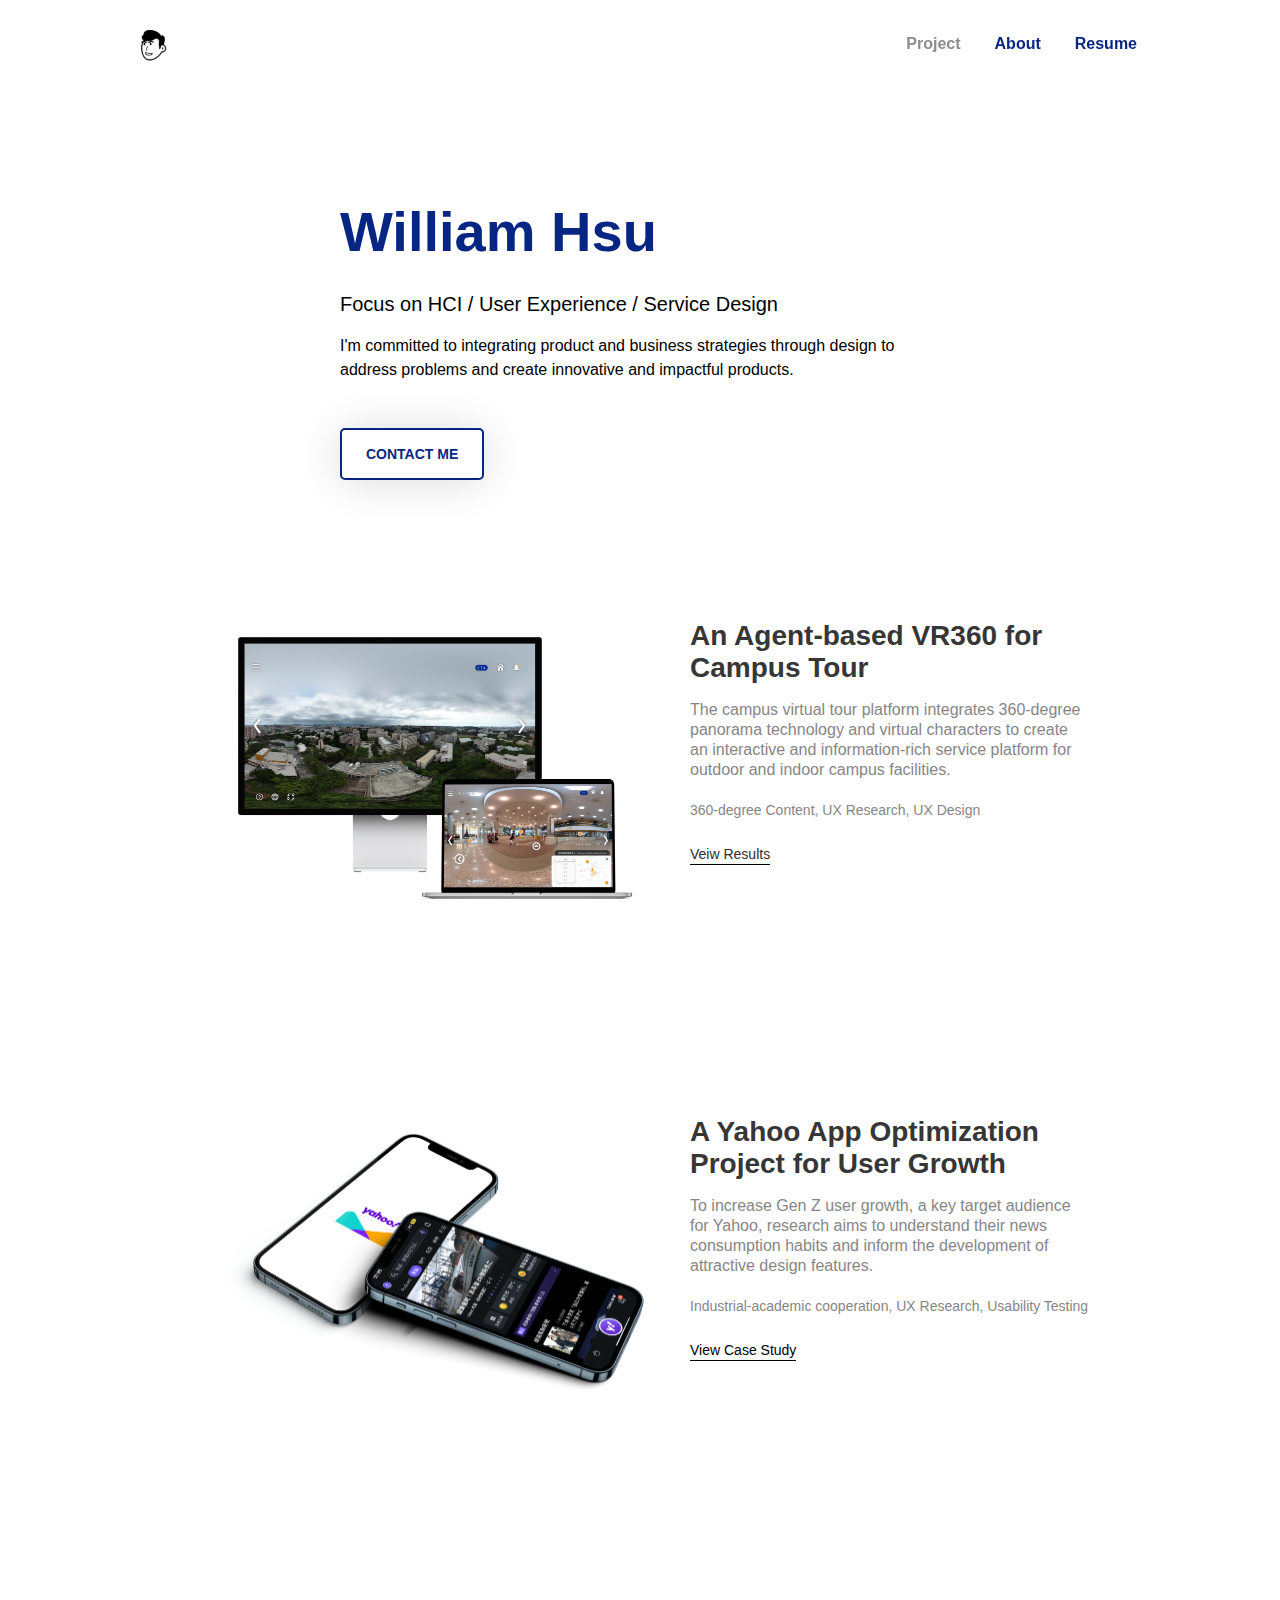
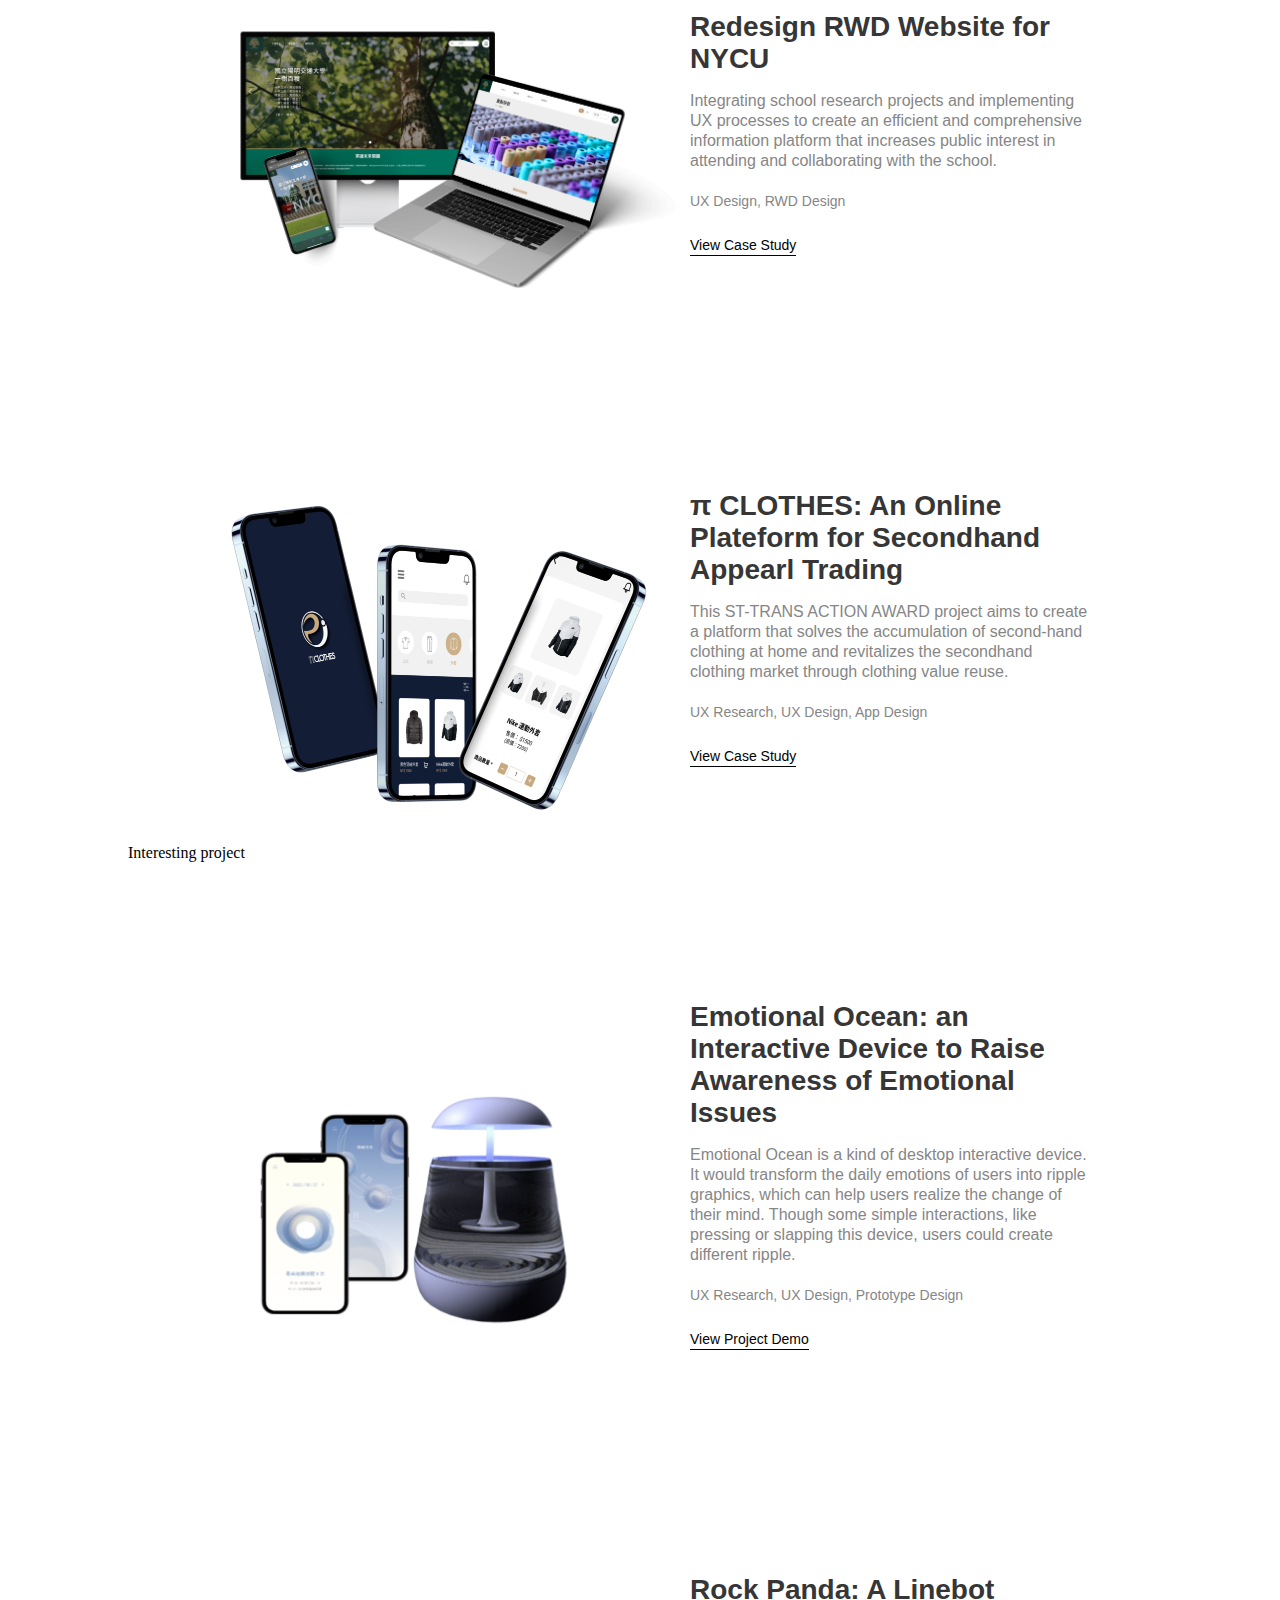
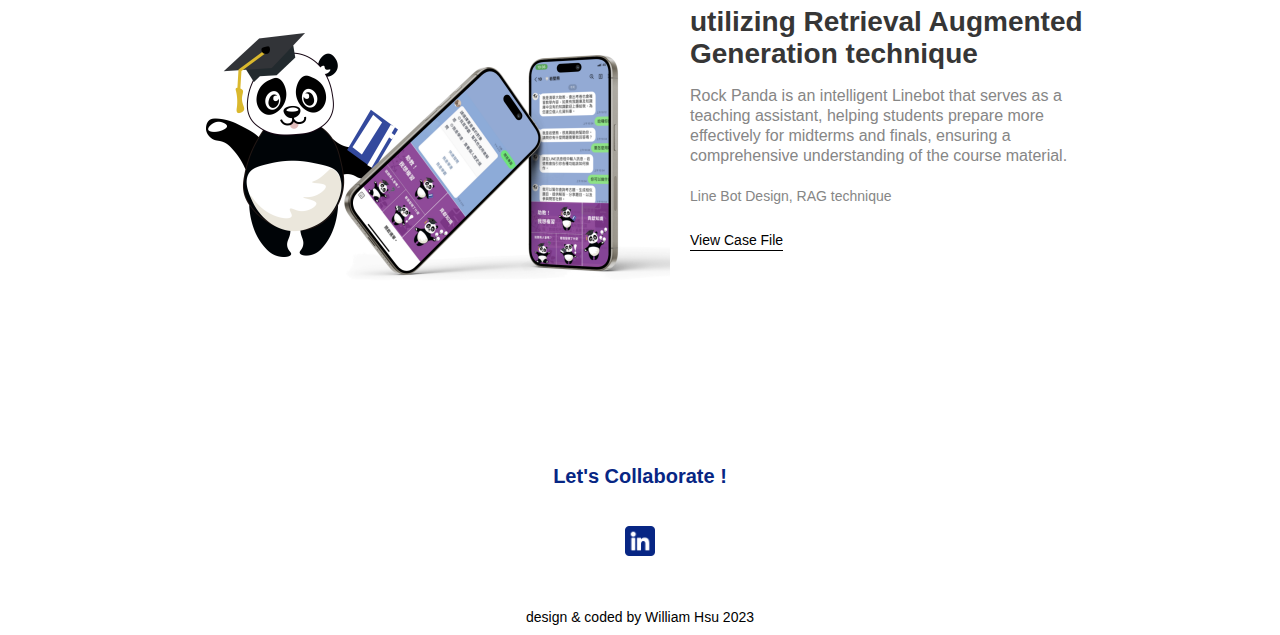
<file: index.html>
<!DOCTYPE html>
<html lang="en">

<head>
    <script async src="https://www.googletagmanager.com/gtag/js?id=G-8754TWSEBE"></script>
    <script>
        window.dataLayer = window.dataLayer || [];
        function gtag() { dataLayer.push(arguments); }
        gtag('js', new Date());

        gtag('config', 'G-8754TWSEBE');
    </script>
    <meta charset="UTF-8">
    <meta http-equiv="X-UA-Compatible" content="IE=edge">
    <meta name="viewport" content="width=device-width, initial-scale=1.0">
    <title>WilliamHsu Portfolio</title>
    <link rel="icon" href="./image/me.png" type="image/x-icon">
    <link rel="stylesheet" href="./CSS/Global.css">
    <link rel="stylesheet" href="./CSS/css_reset.css">
    <link rel="stylesheet" href="./CSS/home.css">
    <link rel="stylesheet" href="./CSS/ham_menu.css">
    <link rel="stylesheet" href="./CSS/back_to_top.css">
    <link rel="stylesheet" href="https://maxcdn.bootstrapcdn.com/font-awesome/4.5.0/css/font-awesome.min.css">
    <link rel="stylesheet" href="https://cdnjs.cloudflare.com/ajax/libs/font-awesome/5.15.3/css/all.min.css" />
    <script src="https://ajax.googleapis.com/ajax/libs/jquery/1.11.3/jquery.min.js"></script>
</head>

<body>
    <button onclick="topFunction()" id="myBtn" title="Go to top"><img class="btt" src="./image/up-arrow.png"></button>
    <header>
        <div class="wrap-container clearfix header">
            <div class="branding">
                <a href="#"><img src="./image/me.png" class="logo-lg" alt="logo" title="logo" /></a>
            </div>
            <div class="menu">
                <a id="mobileButton" class="mobileMenuButton"><span></span></a>
                <ul class="listMenu">
                    <li class="nav_item"><a href="#" style="color:#8c8c8c">Project</a></li>
                    <li class="nav_item"><a href="./about.html">About</a></li>
                    <li class="nav_item"><a href="./williamHsu_resume.pdf" target="_blank">Resume</a></li>
                </ul>
            </div>
        </div>
    </header>
    <div class="mobileMenu slideOut">
        <button class="close_btn">
            <a class="mobileMenuButton"><span></span></a>
        </button>
    </div>
    <div class="container">
        <div>
            <h2>William Hsu</h2>
            <h3>Focus on HCI / User Experience / Service Design</h3>
            <p class="text_title">I'm committed to integrating product and business strategies through design to
                address problems and create innovative and impactful products.</p>
            <a class="cta" href="mailto:william19970923@gmail.com" target="_blank">CONTACT ME</a>
        </div>
    </div>
    <div class="wrap-container clearfix project_container">
        <div class="project_area">
            <div class="project_image img.lazy">
                <img src="./image/project_2_title.png" class="img.lazy" alt="Your Image">
            </div>
            <div class="project_content">
                <h2 class="title">An Agent-based VR360 for Campus Tour</h2>
                <p class="paragraph">The campus virtual tour platform integrates 360-degree panorama technology and
                    virtual characters to create an interactive and information-rich service platform for outdoor and
                    indoor campus facilities.
                </p>
                <p class="note">360-degree Content, UX Research, UX Design
                </p>
                <a class="detail upcoming" href="https://virtualcampus.nycu.edu.tw/" target="_blank">Veiw Results</a>
            </div>
        </div>
        <div class="project_area">
            <div class="project_image img.lazy">
                <img src="./image/project_1_title.png" class="img.lazy" alt="Your Image">
            </div>
            <div class="project_content">
                <h2 class="title">A Yahoo App Optimization Project for User Growth</h2>
                <p class="paragraph">To increase Gen Z user growth, a key target audience for Yahoo, research aims to
                    understand their news consumption habits and inform the development of attractive design features.
                </p>
                <p class="note">Industrial-academic cooperation, UX Research, Usability Testing
                </p>
                <a class="detail" href="./yahoo_app.html">View Case Study</a>
            </div>
        </div>
        <div class="project_area">
            <div class="project_image img.lazy">
                <img src="./image/project_3_title.png" class="img.lazy" alt="Your Image">
            </div>
            <div class="project_content">
                <h2 class="title">Redesign RWD Website for NYCU</h2>
                <p class="paragraph">Integrating school research projects and implementing UX processes to create an
                    efficient and comprehensive information platform that increases public interest in attending and
                    collaborating with the school.
                </p>
                <p class="note">UX Design, RWD Design
                </p>
                <a class="detail" href="./NYCU_website.html">View Case Study</a>
            </div>
        </div>
        <div class="project_area">
            <div class="project_image img.lazy">
                <img src="./image/project_4_title.png" class="img.lazy" alt="Your Image">
            </div>
            <div class="project_content">
                <h2 class="title">π CLOTHES: An Online Plateform for Secondhand Appearl Trading</h2>
                <p class="paragraph">This ST-TRANS ACTION AWARD project aims to create a platform that solves the
                    accumulation of second-hand clothing at home and revitalizes the secondhand clothing market through
                    clothing value reuse.
                </p>
                <p class="note">UX Research, UX Design, App Design
                </p>
                <a class="detail" href="./π Clothes.html">View Case Study</a>
            </div>
        </div>
        <div class="extra">
            <h2 class="content">
                Interesting project
            </h2>
        </div>
        <div class="project_area">
            <div class="project_image img.lazy">
                <img src="./image/project_5_title.png" class="img.lazy" alt="Your Image">
            </div>
            <div class="project_content">
                <h2 class="title">Emotional Ocean: an Interactive Device to Raise Awareness of Emotional Issues</h2>
                <p class="paragraph">Emotional Ocean is a kind of desktop interactive device. It would transform the
                    daily emotions of users into ripple graphics, which can help users realize the change of their mind.
                    Though some simple interactions, like pressing or slapping this device, users could create different
                    ripple.
                <p class="note">UX Research, UX Design, Prototype Design
                </p>
                <a class="detail" href="./Emotional_Ocean.html">View Project Demo</a>
            </div>
        </div>
        <div class="project_area">
            <div class="project_image img.lazy">
                <img src="./image/project_6_title.png" class="img.lazy" alt="Your Image">
            </div>
            <div class="project_content">
                <h2 class="title">Rock Panda: A Linebot utilizing Retrieval Augmented Generation technique</h2>
                <p class="paragraph">Rock Panda is an intelligent Linebot that serves as a teaching assistant, helping
                    students
                    prepare more effectively for midterms and finals, ensuring a comprehensive understanding of the
                    course material.
                </p>
                <p class="note">Line Bot Design, RAG technique
                </p>
                <a class="detail" href="./Rockpanda.html">View Case File</a>
            </div>
        </div>
    </div>
    <footer class="footer_area">
        <div class="footer_top">
            <a class="cta_3" href="mailto:william19970923@gmail.com" target="_blank">Let's Collaborate !</a>
            <a href="https://www.linkedin.com/in/williamhsuu/" target="_blank"><img src="./image/linkedin.png"
                    class="linkedin_img" alt=""></a>
        </div>
        <div class="footer_bottom">
            <p>design & coded by William Hsu 2023</p>
        </div>
    </footer>
</body>
<script src="./hamburger.js"></script>
<script src="./back_to_top.js"></script>
<script src="./lazyload.js"></script>

</html>
</file>
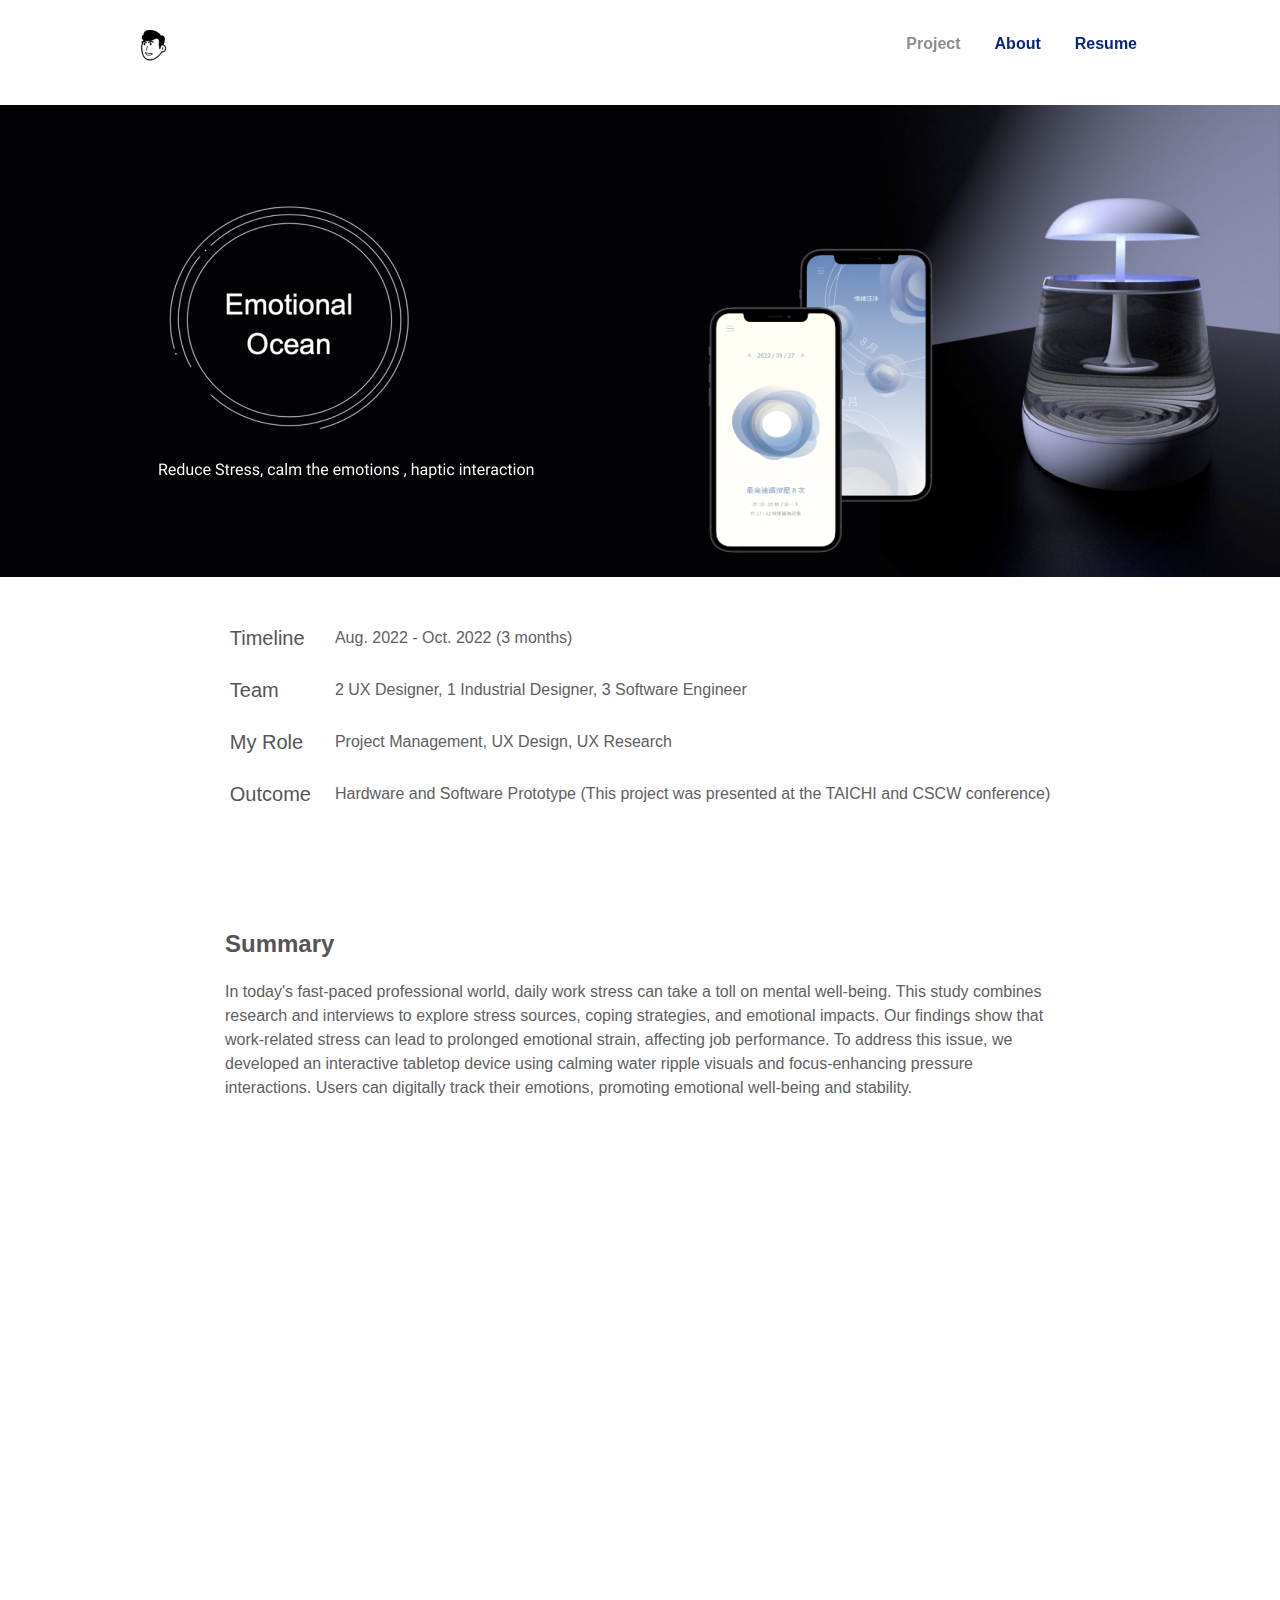
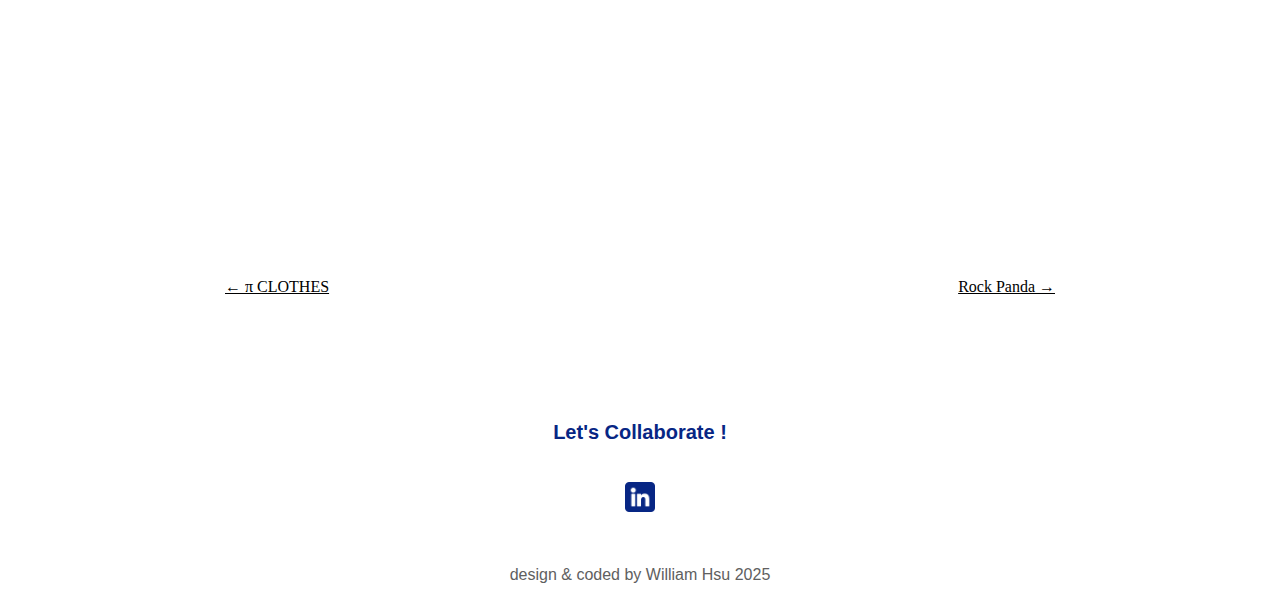
<file: Emotional_Ocean.html>
<!DOCTYPE html>
<html lang="en">

<head>
    <script async src="https://www.googletagmanager.com/gtag/js?id=G-8754TWSEBE"></script>
    <script>
        window.dataLayer = window.dataLayer || [];
        function gtag() { dataLayer.push(arguments); }
        gtag('js', new Date());

        gtag('config', 'G-8754TWSEBE');
    </script>
    <meta charset="UTF-8">
    <meta http-equiv="X-UA-Compatible" content="IE=edge">
    <meta name="viewport" content="width=device-width, initial-scale=1.0">
    <title>WilliamHsu Portfolio</title>
    <link rel="icon" href="./image/me.png" type="image/x-icon">
    <link rel="stylesheet" href="./CSS/emoitonal.css">
    <link rel="stylesheet" href="./CSS/Global.css">
    <link rel="stylesheet" href="./CSS/css_reset.css">
    <link rel="stylesheet" href="./CSS/ham_menu.css">
    <link rel="stylesheet" href="./CSS/back_to_top.css">
    <link rel="stylesheet" href="./CSS/π Clothes.css">
    <link rel="stylesheet" href="./CSS/NYCU_website.css">
    <link rel="stylesheet" href="https://maxcdn.bootstrapcdn.com/font-awesome/4.5.0/css/font-awesome.min.css">
    <link rel="stylesheet" href="https://cdnjs.cloudflare.com/ajax/libs/font-awesome/5.15.3/css/all.min.css" />
    <script src="https://ajax.googleapis.com/ajax/libs/jquery/1.11.3/jquery.min.js"></script>
</head>

<body>
    <button onclick="topFunction()" id="myBtn" title="Go to top"><img class="btt" src="./image/up-arrow.png"></button>
    <header>
        <div class="wrap-container clearfix header">
            <div class="branding">
                <a href="./index.html"><img src="./image/me.png" class="logo-lg" alt="logo" title="logo" /></a>
            </div>
            <div class="menu">
                <a id="mobileButton" class="mobileMenuButton"><span></span></a>
                <ul class="listMenu">
                    <li class="nav_item"><a href="./index.html" style="color: #8c8c8c;">Project</a></li>
                    <li class="nav_item"><a href="./about.html">About</a>
                    </li>
                    <li class="nav_item"><a href="./williamHsu_resume.pdf" target="_blank">Resume</a></li>
                </ul>
            </div>
        </div>
    </header>
    <img class="banner_tree" src="./image/project_5_banner.png" alt="">
    <div class="body">
        <div class="mobileMenu slideOut">
            <button class="close_btn">
                <a class="mobileMenuButton"><span></span></a>
            </button>
        </div>
        <div class="overview">
            <div class="title">
                <h4>Timeline</h4>
                <h4>Team</h4>
                <h4>My Role</h4>
                <h4>Outcome</h4>
            </div>
            <div class="content">
                <p>Aug. 2022 - Oct. 2022 (3 months)</p>
                <p>2 UX Designer, 1 Industrial Designer, 3 Software Engineer</p>
                <p>Project Management, UX Design, UX Research</p>
                <p>Hardware and Software Prototype (This project was
                    presented at the TAICHI and CSCW conference)
                </p>
            </div>
        </div>
        <div class="overview_mb">
            <div class="content_mb">
                <h4>Timeline</h4>
                <p>Aug. 2022 - Oct. 2022 (3 months)</p>
            </div>
            <div class="content_mb">
                <h4>Team</h4>
                <p>2 UX Designer, 1 Industrial Designer, 3 Software Engineer</p>
            </div>
            <div class="content_mb">
                <h4>My Role</h4>
                <p>Project Management, UX Design, UX Research</p>
            </div>
            <div class="content_mb">
                <h4>Outcome</h4>
                <p>Hardware and Software Prototype (This project was
                    presented at the TAICHI and CSCW conference)
                </p>
            </div>
        </div>
        <div class="intro_area">
            <h3 class="intro_title">Summary</h3>
            <p>In today's fast-paced professional world, daily work stress can take a toll on mental well-being. This
                study combines research and interviews to explore stress sources, coping strategies, and emotional
                impacts.

                Our findings show that work-related stress can lead to prolonged emotional strain, affecting job
                performance. To address this issue, we developed an interactive tabletop device using calming water
                ripple visuals and focus-enhancing pressure interactions. Users can digitally track their emotions,
                promoting emotional well-being and stability.</p>
        </div>
        <div class="demo_video">
            <iframe class="video" width="840" height="472.5"
                src="https://www.youtube.com/embed/NtPUPNPEOr0?si=IA-9KtaorAI27JtW" title="YouTube video player"
                frameborder="0"
                allow="accelerometer; autoplay; clipboard-write; encrypted-media; gyroscope; picture-in-picture; web-share"
                allowfullscreen></iframe>
        </div>
        <div class=" body">
            <div class="intro_area">
            <div class="project_switch">
                <a class="project_nav prev_project" href="./π Clothes.html" style="color: #000000;">
                    <span class="nav_label">← π CLOTHES </span>
                </a>

                <a class="project_nav next_project" href="./Rockpanda.html" style="color: #000000;">
                    <span class="nav_label">Rock Panda →</span>
                </a>
            </div>
            </div>
        </div>
        <footer class="footer_area">
            <div class="footer_top">
                <a class="cta_3" href="mailto:william19970923@gmail.com" target="_blank">Let's Collaborate !</a>
                <a href="https://www.linkedin.com/in/williamhsuu/" target="_blank"><img src="./image/linkedin.png"
                        class="linkedin_img" alt=""></a>
            </div>
            <div class="footer_bottom">
                <p>design & coded by William Hsu 2025</p>
            </div>
        </footer>
</body>
<script src="./hamburger.js"></script>
<script src="./back_to_top.js"></script>

</html>
</file>
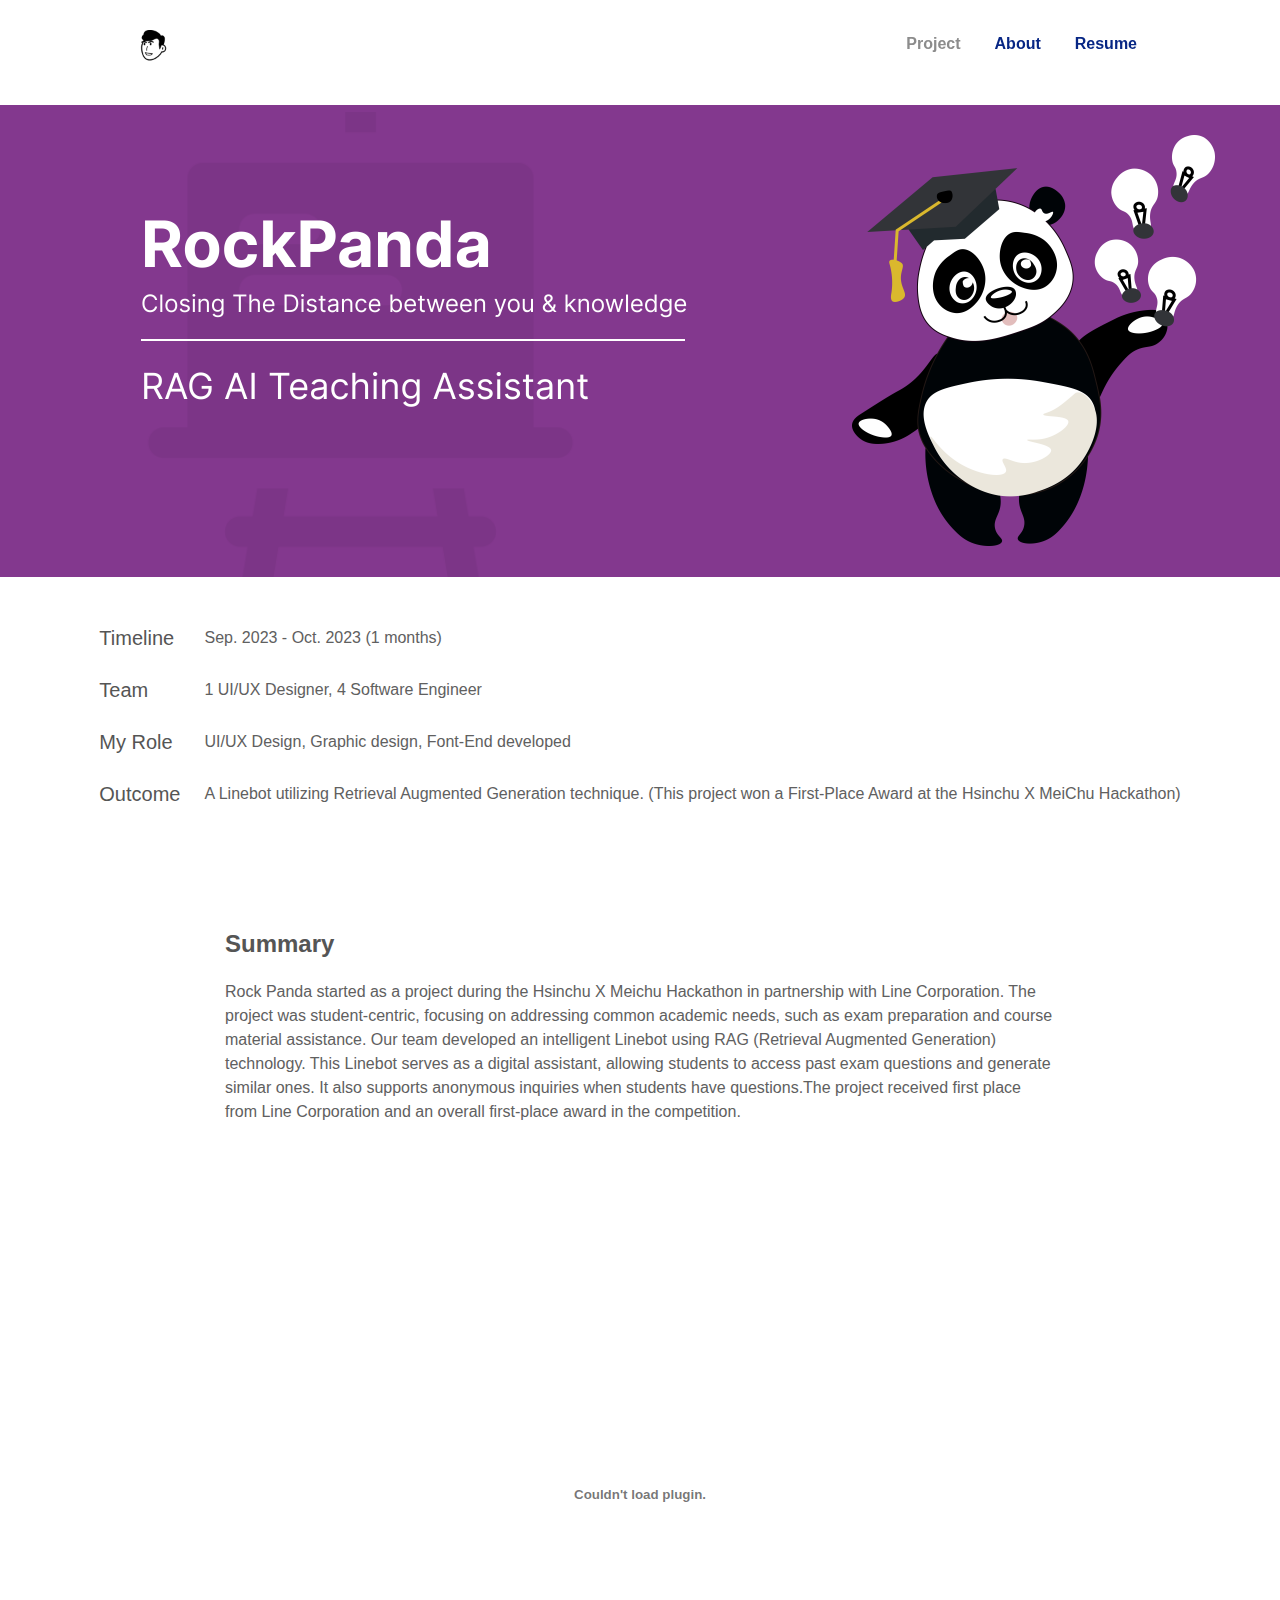
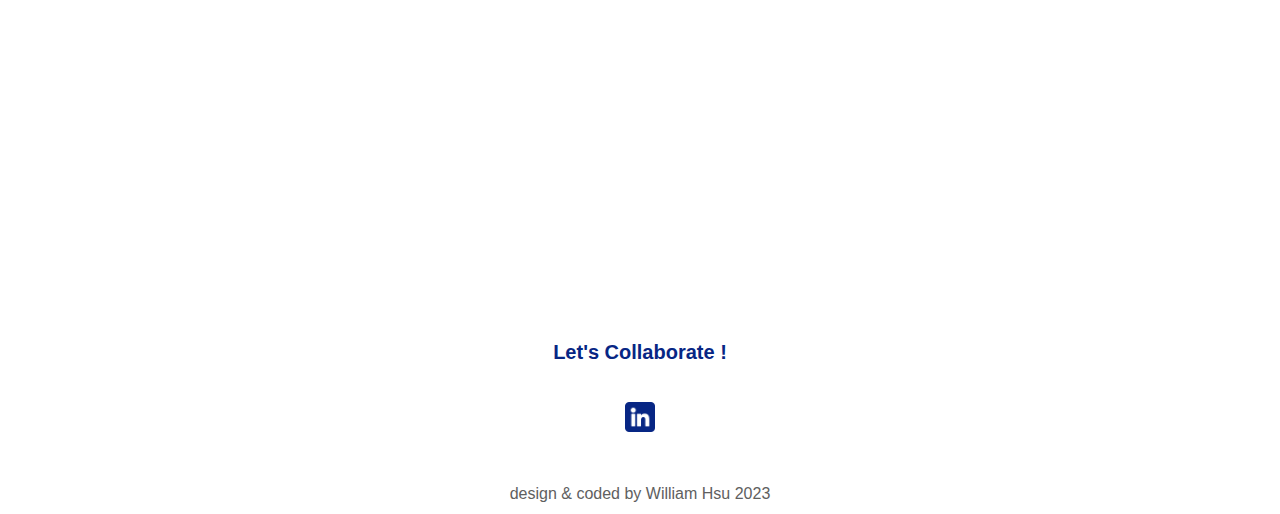
<file: Rockpanda.html>
<!DOCTYPE html>
<html lang="en">

<head>
    <script async src="https://www.googletagmanager.com/gtag/js?id=G-8754TWSEBE"></script>
    <script>
        window.dataLayer = window.dataLayer || [];
        function gtag() { dataLayer.push(arguments); }
        gtag('js', new Date());

        gtag('config', 'G-8754TWSEBE');
    </script>
    <meta charset="UTF-8">
    <meta http-equiv="X-UA-Compatible" content="IE=edge">
    <meta name="viewport" content="width=device-width, initial-scale=1.0">
    <title>WilliamHsu Portfolio</title>
    <link rel="stylesheet" href="./CSS/rockpanda.css">
    <link rel="stylesheet" href="./CSS/Global.css">
    <link rel="stylesheet" href="./CSS/css_reset.css">
    <link rel="stylesheet" href="./CSS/ham_menu.css">
    <link rel="stylesheet" href="./CSS/back_to_top.css">
    <link rel="stylesheet" href="./CSS/π Clothes.css">
    <link rel="stylesheet" href="./CSS/NYCU_website.css">
    <link rel="stylesheet" href="https://maxcdn.bootstrapcdn.com/font-awesome/4.5.0/css/font-awesome.min.css">
    <link rel="stylesheet" href="https://cdnjs.cloudflare.com/ajax/libs/font-awesome/5.15.3/css/all.min.css" />
    <script src="https://ajax.googleapis.com/ajax/libs/jquery/1.11.3/jquery.min.js"></script>
</head>

<body>
    <button onclick="topFunction()" id="myBtn" title="Go to top"><img class="btt" src="./image/up-arrow.png"></button>
    <header>
        <div class="wrap-container clearfix header">
            <div class="branding">
                <a href="./index.html"><img src="./image/me.png" class="logo-lg" alt="logo" title="logo" /></a>
            </div>
            <div class="menu">
                <a id="mobileButton" class="mobileMenuButton"><span></span></a>
                <ul class="listMenu">
                    <li class="nav_item"><a href="./index.html" style="color: #8c8c8c;">Project</a></li>
                    <li class="nav_item"><a href="./about.html">About</a>
                    </li>
                    <li class="nav_item"><a href="./williamHsu_resume.pdf" target="_blank">Resume</a></li>
                </ul>
            </div>
        </div>
    </header>
    <img class="banner_tree" src="./image/project_6_banner.png" alt="">
    <div class="body">
        <div class="mobileMenu slideOut">
            <button class="close_btn">
                <a class="mobileMenuButton"><span></span></a>
            </button>
        </div>
        <div class="overview">
            <div class="title">
                <h4>Timeline</h4>
                <h4>Team</h4>
                <h4>My Role</h4>
                <h4>Outcome</h4>
            </div>
            <div class="content">
                <p>Sep. 2023 - Oct. 2023 (1 months)</p>
                <p>1 UI/UX Designer, 4 Software Engineer</p>
                <p>UI/UX Design, Graphic design, Font-End developed</p>
                <p>A Linebot utilizing Retrieval Augmented Generation technique. (This project won a First-Place Award
                    at
                    the Hsinchu X MeiChu Hackathon)
                </p>
            </div>
        </div>
        <div class="overview_mb">
            <div class="content_mb">
                <h4>Timeline</h4>
                <p>Sep. 2023 - Oct. 2023 (1 months)</p>
            </div>
            <div class="content_mb">
                <h4>Team</h4>
                <p>1 UI/UX Designer, 4 Software Engineer</p>
            </div>
            <div class="content_mb">
                <h4>My Role</h4>
                <p>UI/UX Design, Graphic design, Font-End developed</p>
            </div>
            <div class="content_mb">
                <h4>Outcome</h4>
                <p>A Linebot utilizing Retrieval Augmented Generation technique. (This project won a First-Place Award
                    at
                    the Hsinchu X MeiChu Hackathon)
                </p>
            </div>
        </div>
        <div class="intro_area">
            <h3 class="intro_title">Summary</h3>
            <p>Rock Panda started as a project during the Hsinchu X Meichu Hackathon in partnership with Line
                Corporation. The project was student-centric, focusing on addressing common academic needs, such as exam
                preparation and course material assistance. Our team developed an intelligent Linebot using RAG
                (Retrieval Augmented Generation) technology. This Linebot serves as a digital assistant, allowing
                students to access past exam questions and generate similar ones. It also supports anonymous inquiries
                when students have questions.The project received first place from Line Corporation and an
                overall first-place award in the competition.</p>
        </div>
        <div class="demo_pdf">
            <object data="mypdf.pdf" type="application/pdf" frameborder="0" width="70%" height="600px"
                style="padding: 20px;">
                <embed class="pdf_reader" src="./Hackthon_RockPanda.pdf" width="100%" height="600px" />
            </object>
            <!--<iframe src="./Hackthon_RockPanda.pdf" frameborder="0" class="pdf_reader" width="840" height="520"></iframe>-->
            <!--<embed class="pdf_reader" width="840" height="520" src="./Hackthon_RockPanda.pdf" type="application/pdf">-->
        </div>
        <footer class="footer_area">
            <div class="footer_top">
                <a class="cta_3" href="mailto:william19970923@gmail.com" target="_blank">Let's Collaborate !</a>
                <a href="https://www.linkedin.com/in/williamhsuu/" target="_blank"><img src="./image/linkedin.png"
                        class="linkedin_img" alt=""></a>
            </div>
            <div class="footer_bottom">
                <p>design & coded by William Hsu 2023</p>
            </div>
        </footer>
</body>
<script src="./hamburger.js"></script>
<script src="./back_to_top.js"></script>

</html>
</file>
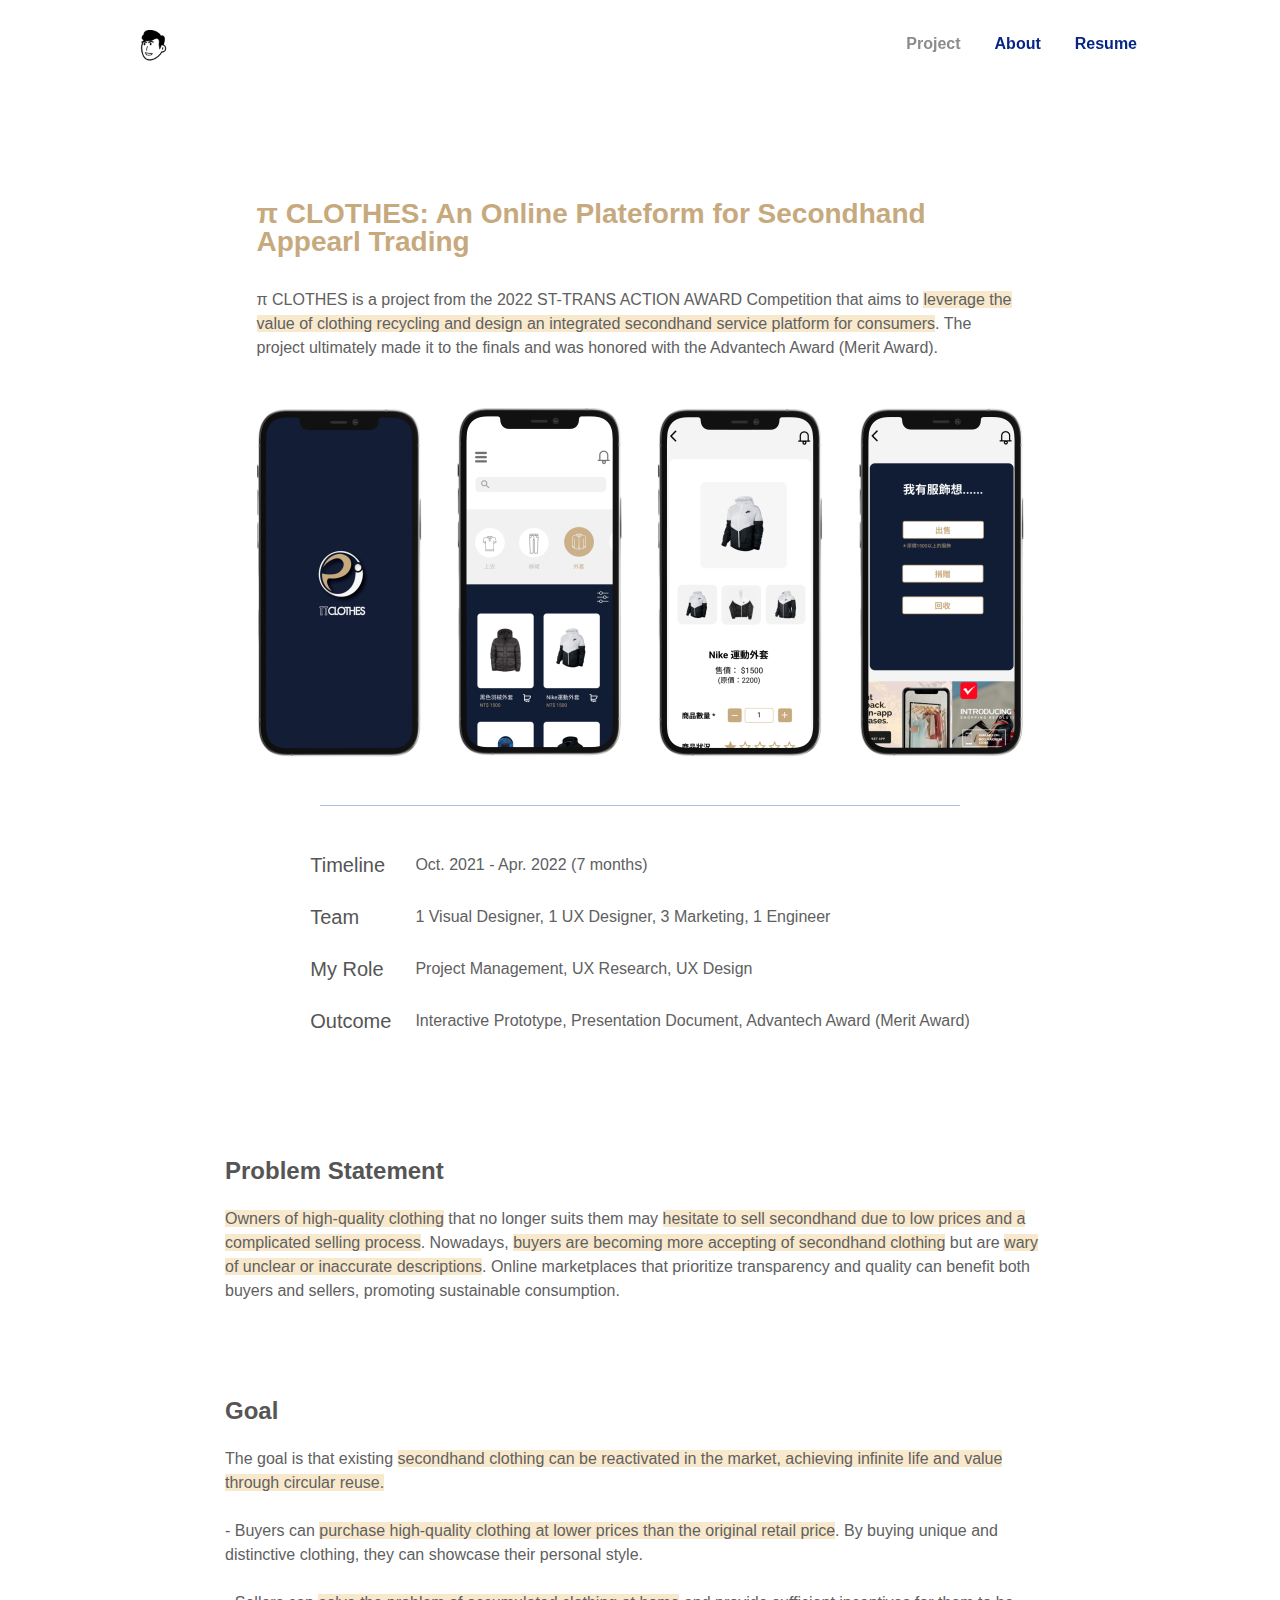
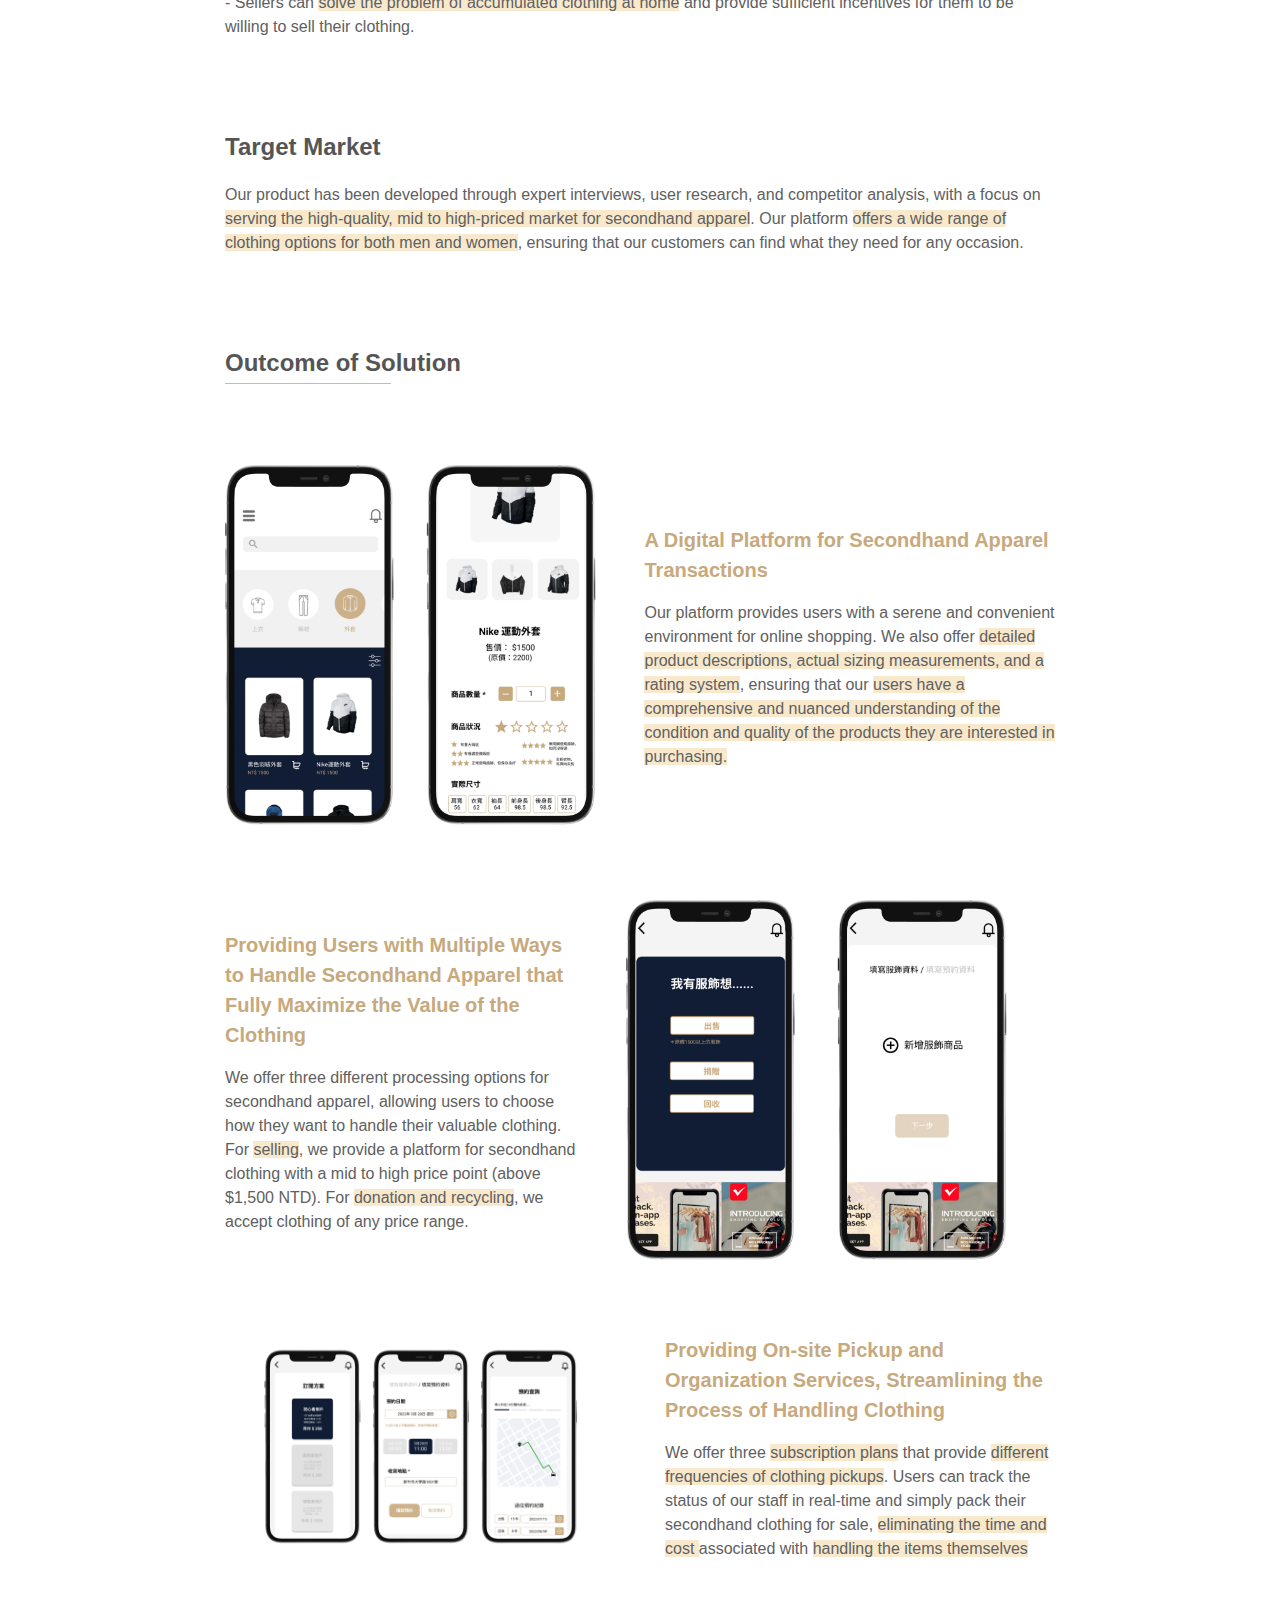
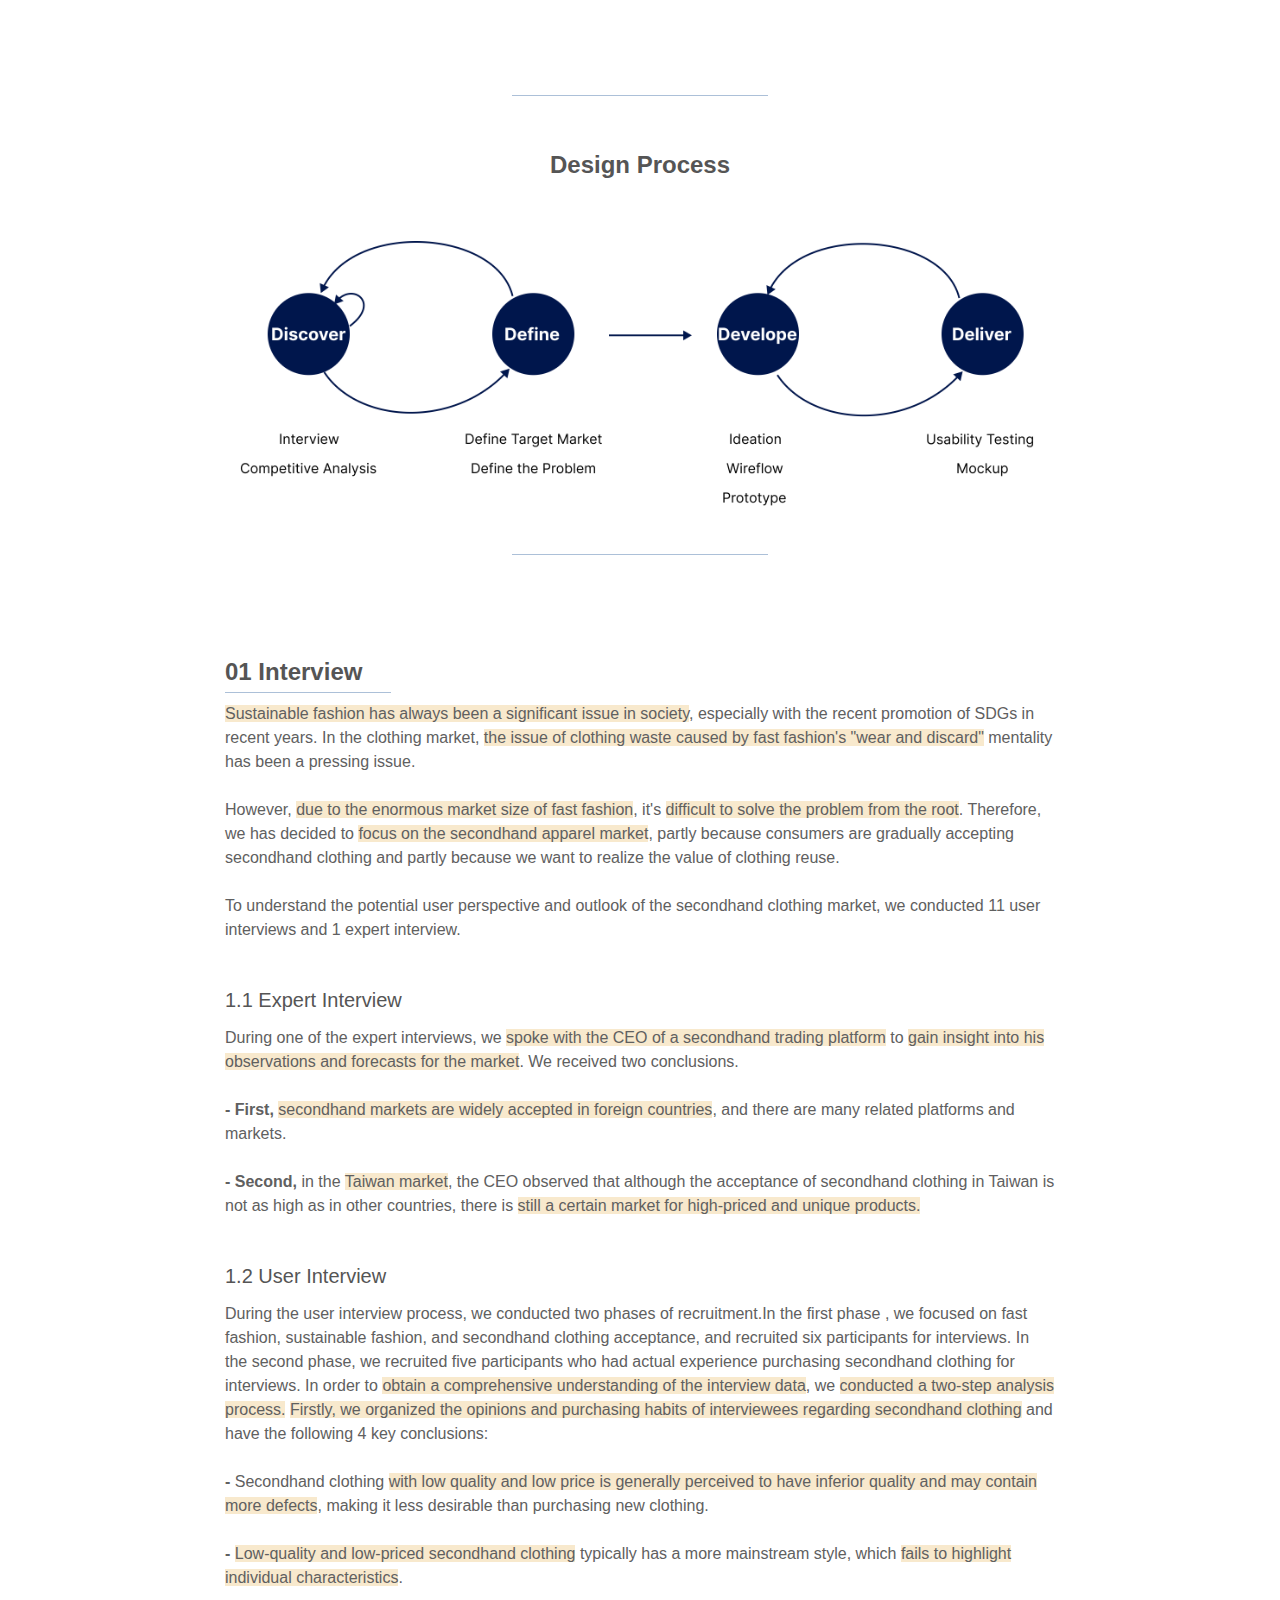
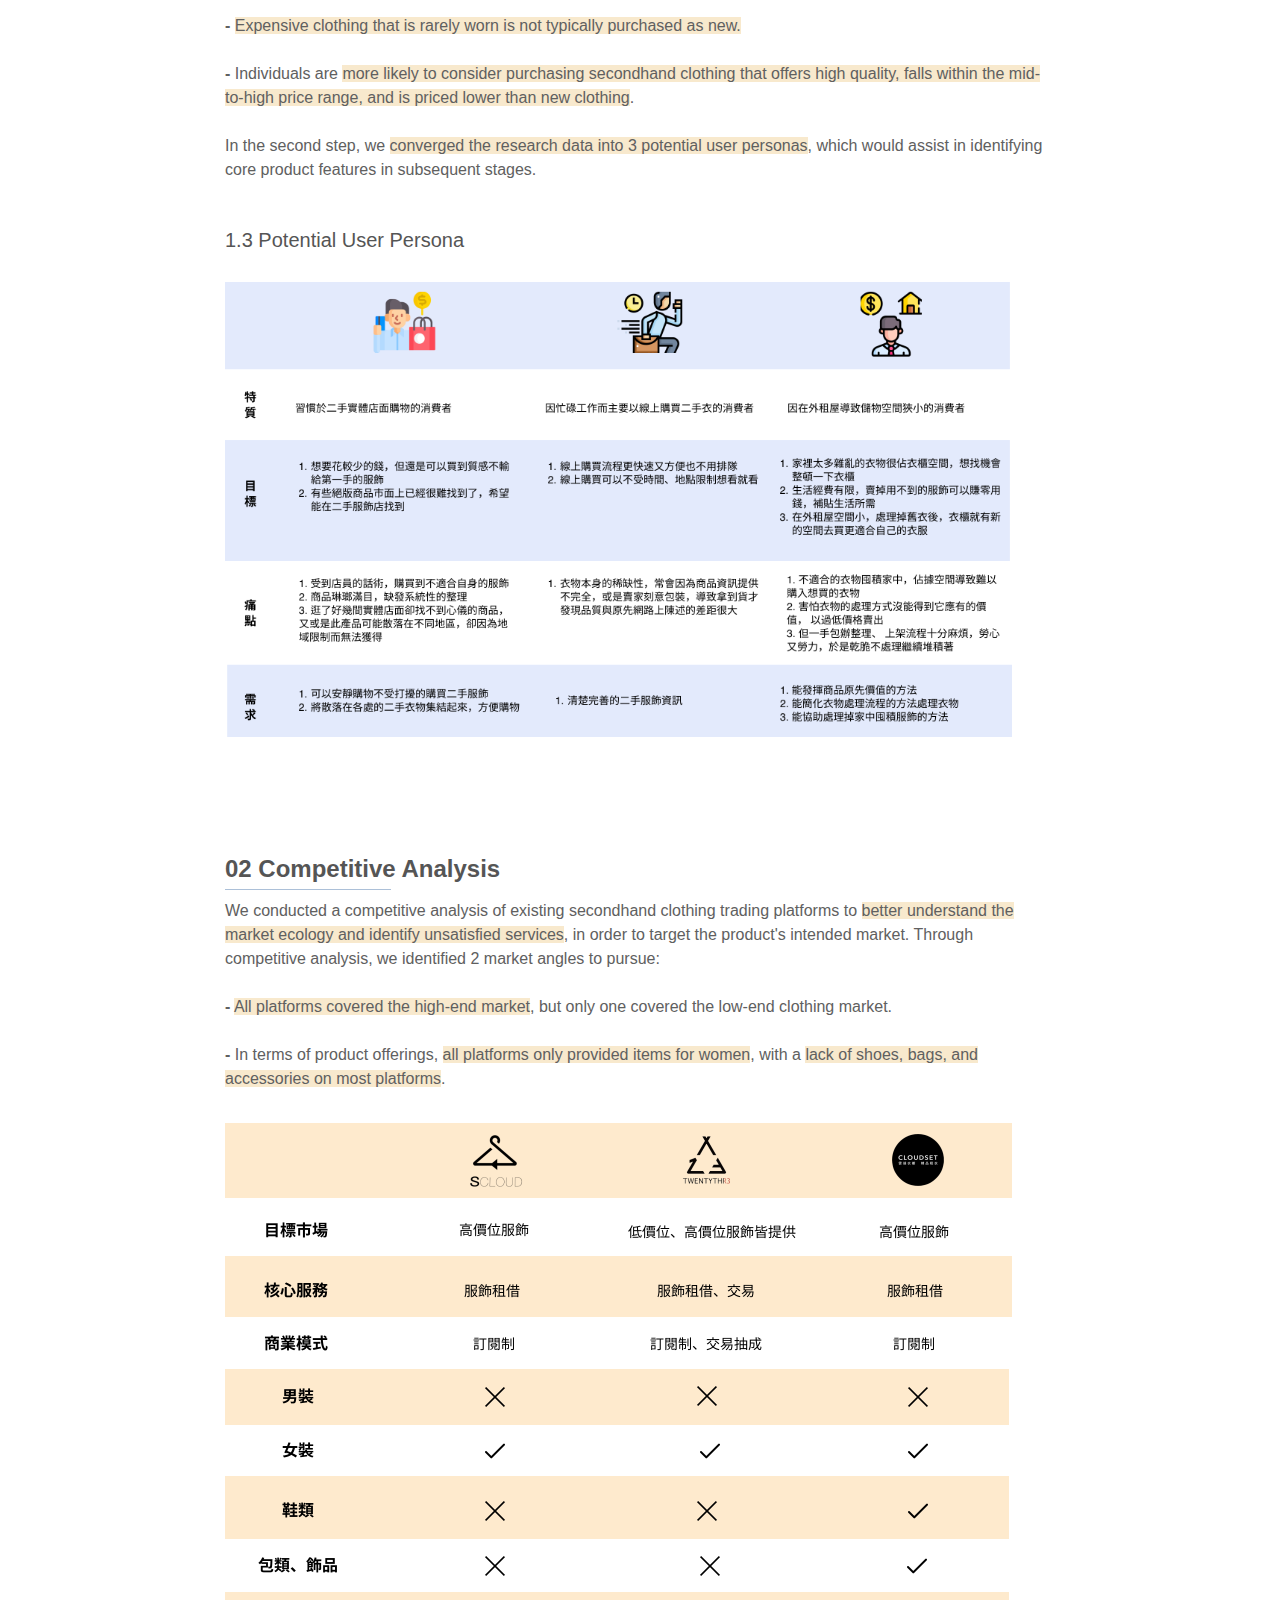
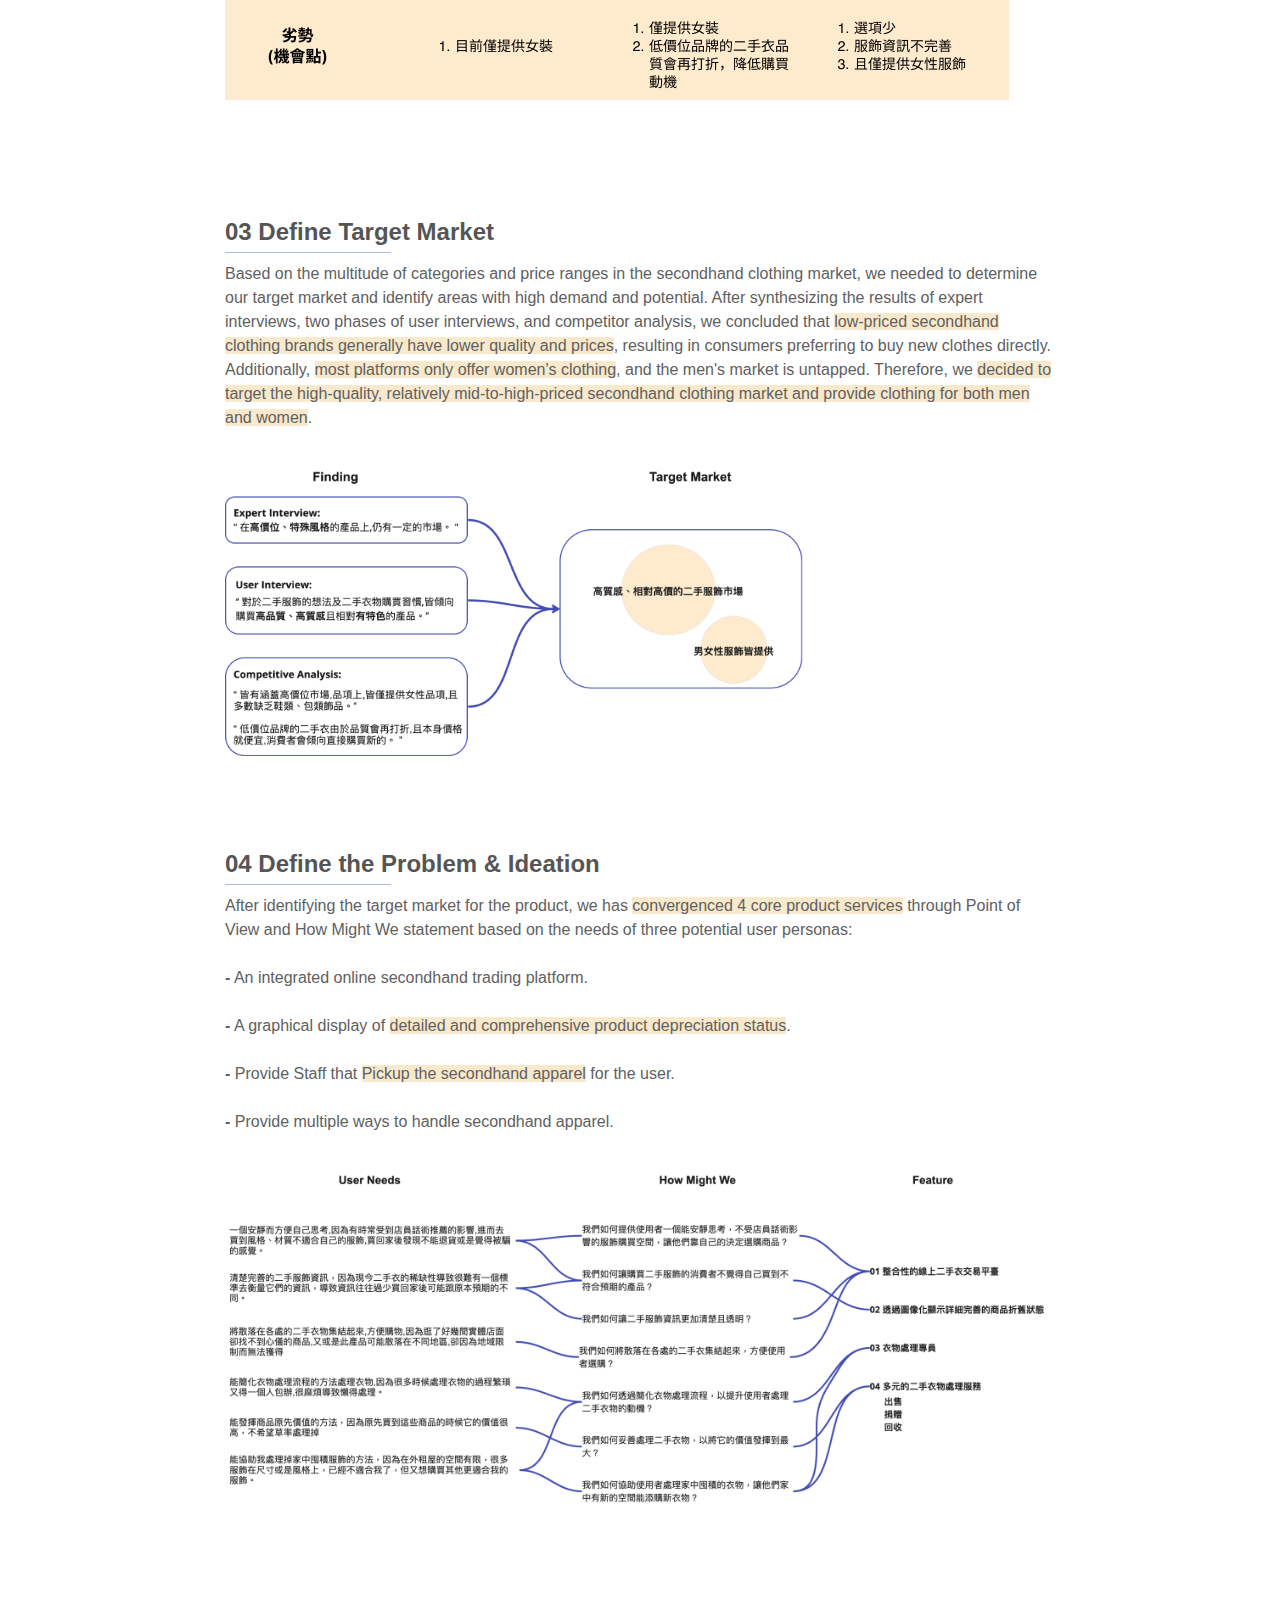
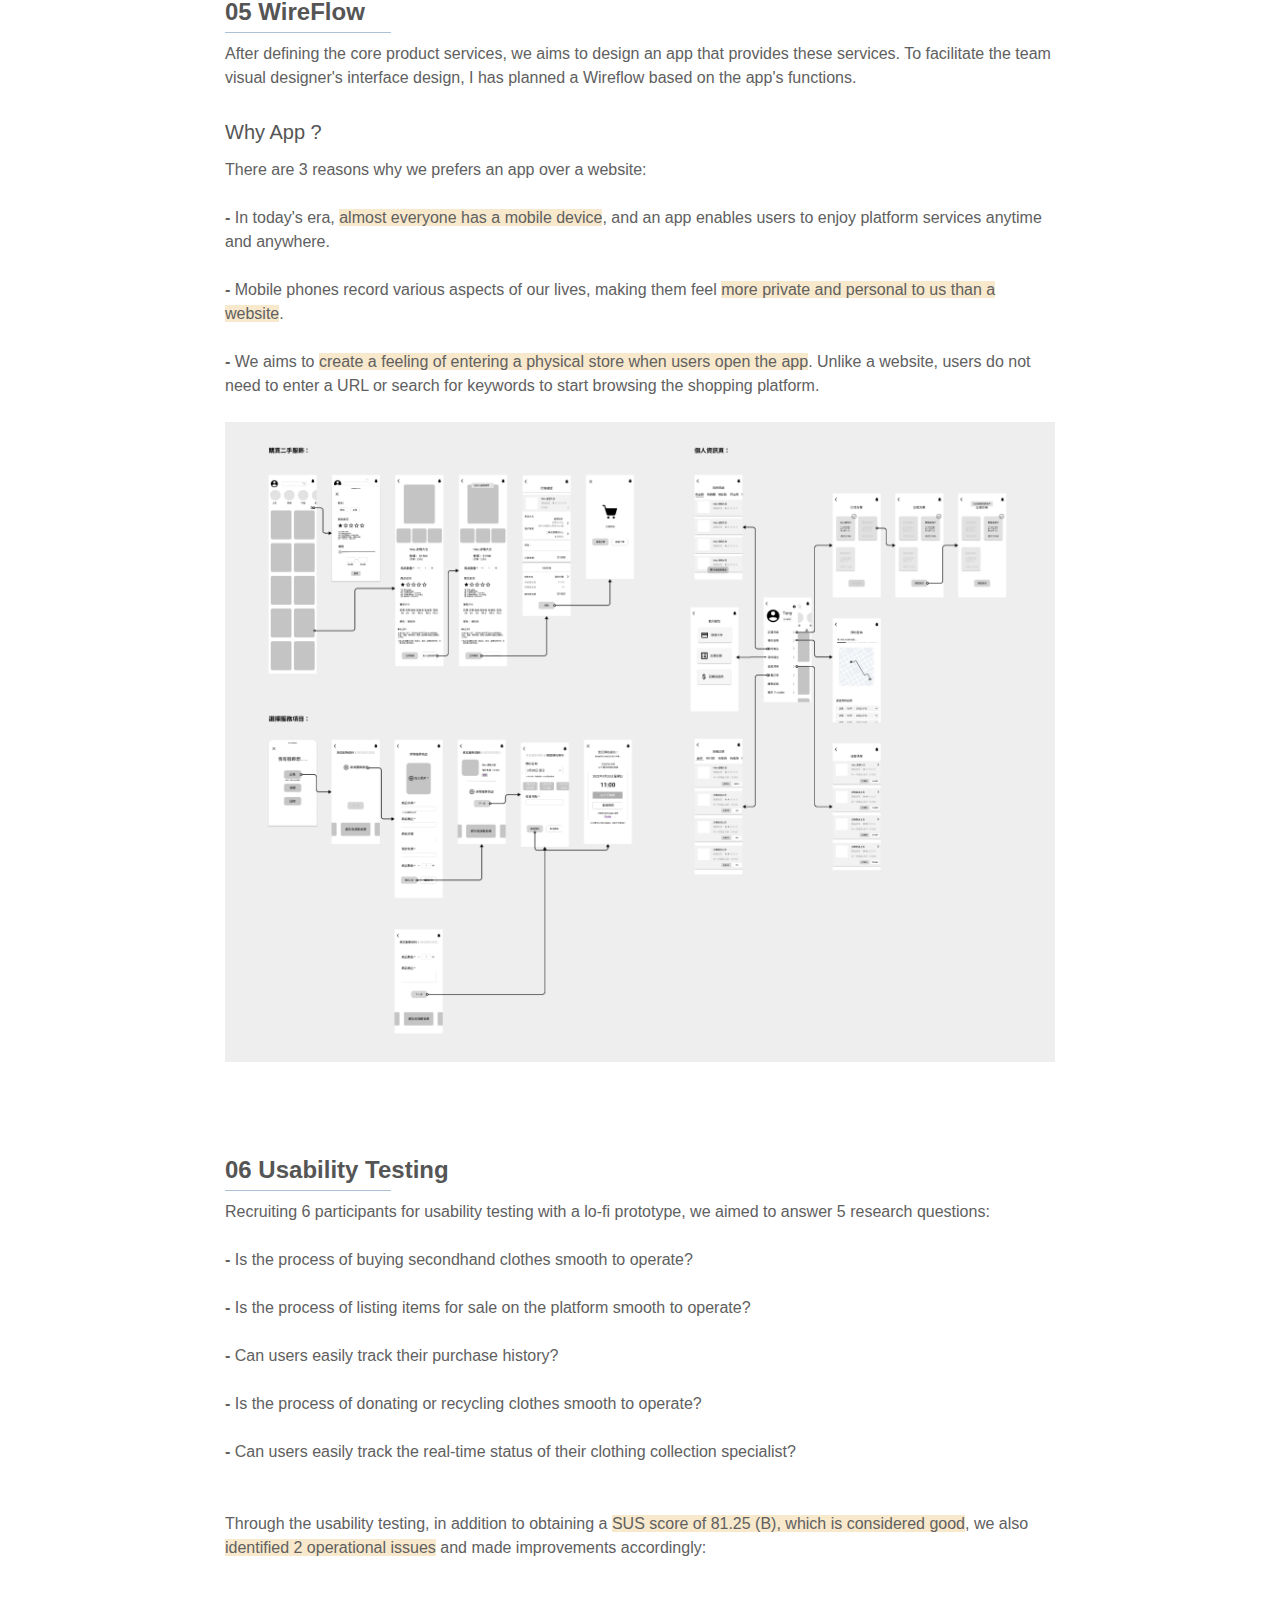
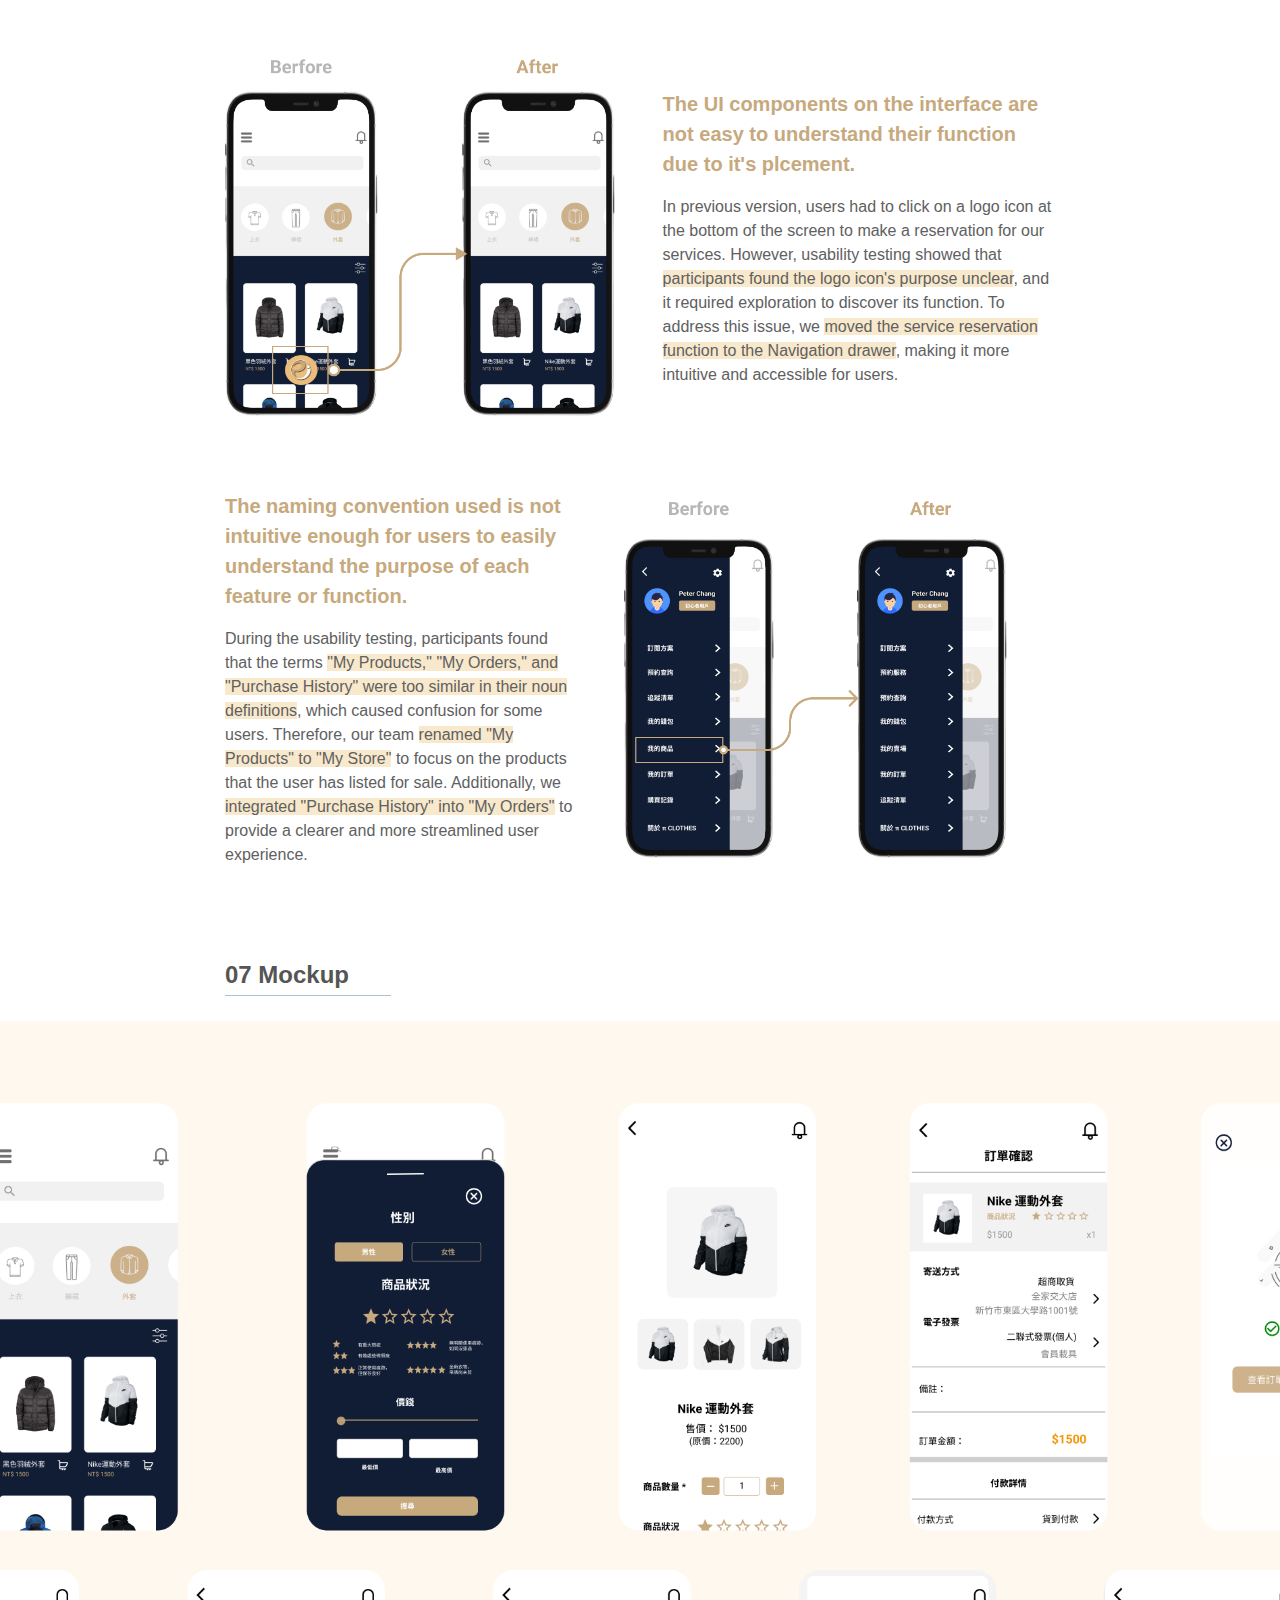
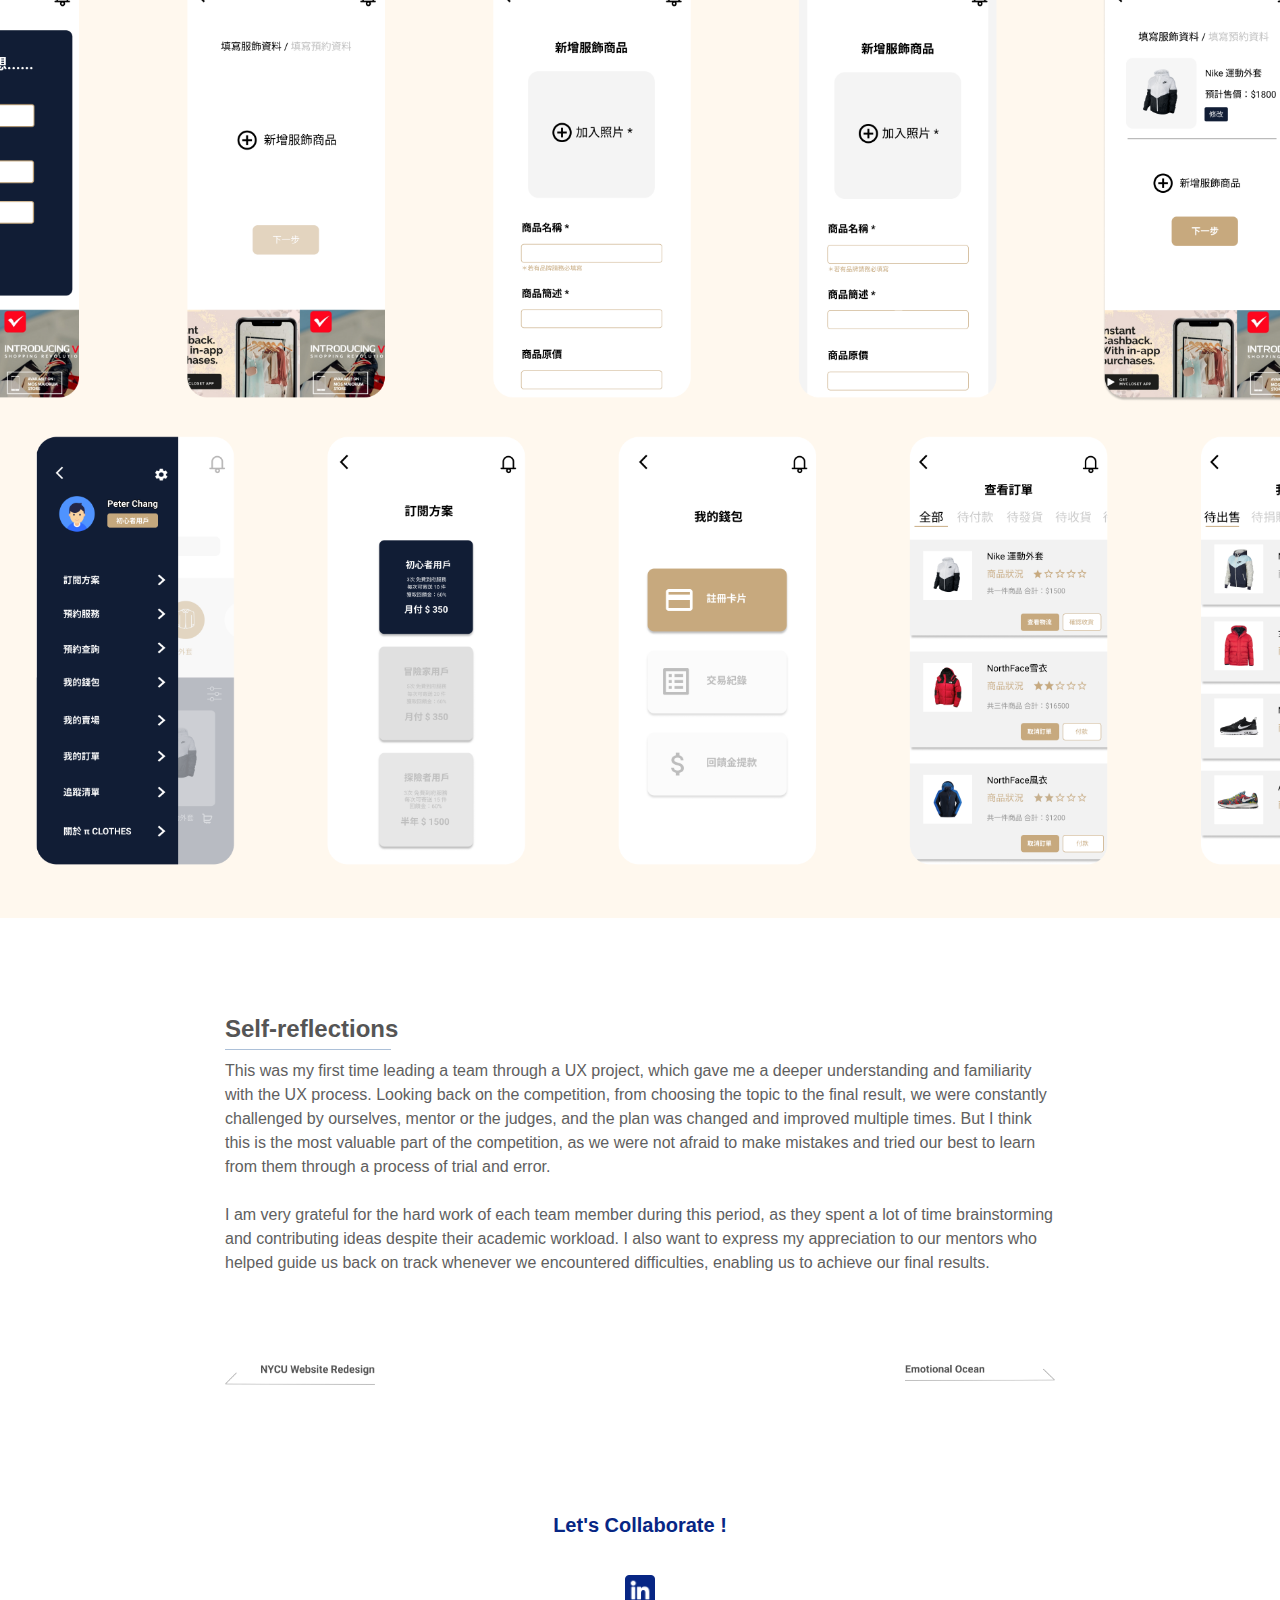
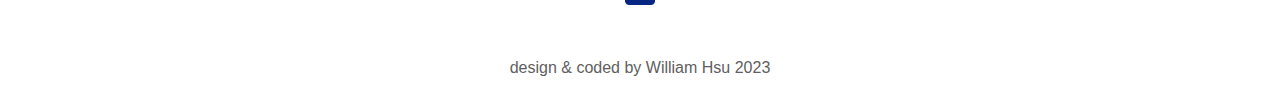
<file: π Clothes.html>
<!DOCTYPE html>
<html lang="en">

<head>
    <script async src="https://www.googletagmanager.com/gtag/js?id=G-8754TWSEBE"></script>
    <script>
        window.dataLayer = window.dataLayer || [];
        function gtag() { dataLayer.push(arguments); }
        gtag('js', new Date());

        gtag('config', 'G-8754TWSEBE');
    </script>
    <meta charset="UTF-8">
    <meta http-equiv="X-UA-Compatible" content="IE=edge">
    <meta name="viewport" content="width=device-width, initial-scale=1.0">
    <title>WilliamHsu Portfolio</title>
    <link rel="stylesheet" href="./CSS/Global.css">
    <link rel="stylesheet" href="./CSS/css_reset.css">
    <link rel="stylesheet" href="./CSS/ham_menu.css">
    <link rel="stylesheet" href="./CSS/back_to_top.css">
    <link rel="stylesheet" href="./CSS/π Clothes.css">
    <link rel="stylesheet" href="https://maxcdn.bootstrapcdn.com/font-awesome/4.5.0/css/font-awesome.min.css">
    <link rel="stylesheet" href="https://cdnjs.cloudflare.com/ajax/libs/font-awesome/5.15.3/css/all.min.css" />
    <script src="https://ajax.googleapis.com/ajax/libs/jquery/1.11.3/jquery.min.js"></script>
</head>

<body>
    <button onclick="topFunction()" id="myBtn" title="Go to top"><img class="btt" src="./image/up-arrow.png"></button>
    <header>
        <div class="wrap-container clearfix header">
            <div class="branding">
                <a href="./index.html"><img src="./image/me.png" class="logo-lg" alt="logo" title="logo" /></a>
            </div>
            <div class="menu">
                <a id="mobileButton" class="mobileMenuButton"><span></span></a>
                <ul class="listMenu">
                    <li class="nav_item"><a href="./index.html" style="color: #8c8c8c;">Project</a></li>
                    <li class="nav_item"><a href="./about.html">About</a>
                    </li>
                    <li class="nav_item"><a href="./williamHsu_resume.pdf" target="_blank">Resume</a></li>
                </ul>
            </div>
        </div>
    </header>
    <div class="body">
        <div class="mobileMenu slideOut">
            <button class="close_btn">
                <a class="mobileMenuButton"><span></span></a>
            </button>
        </div>
        <div class="container">
            <div class="banner">
                <h2>π CLOTHES: An Online Plateform for Secondhand Appearl Trading</h2>
                <p>π CLOTHES is a project from the 2022 ST-TRANS ACTION AWARD Competition that aims to <span
                        class="highlight">leverage the
                        value
                        of
                        clothing recycling and design an integrated secondhand service platform for consumers</span>.
                    The project
                    ultimately made it to the finals and was honored with the Advantech Award (Merit Award).</p>
                <img class="banner_img" src="./image/跨界/跨界_banner.png" alt="">
            </div>
        </div>
        <div class="seperate"></div>
        <div class="overview">
            <div class="title">
                <h4>Timeline</h4>
                <h4>Team</h4>
                <h4>My Role</h4>
                <h4>Outcome</h4>
            </div>
            <div class="content">
                <p>Oct. 2021 - Apr. 2022 (7 months)</p>
                <p>1 Visual Designer, 1 UX Designer, 3 Marketing, 1 Engineer</p>
                <p>Project Management, UX Research, UX Design</p>
                <p>Interactive Prototype, Presentation Document, Advantech Award (Merit Award)</p>
            </div>
        </div>
        <div class="overview_mb">
            <div class="content_mb">
                <h4>Timeline</h4>
                <p>Oct. 2021 - Apr. 2022 ( 7 months)</p>
            </div>
            <div class="content_mb">
                <h4>Team</h4>
                <p>1 Visual Designer, 1 UX Designer, 3 Marketing, 1 Engineer</p>
            </div>
            <div class="content_mb">
                <h4>My Role</h4>
                <p>Project Management, UX Research, UX Design</p>
            </div>
            <div class="content_mb">
                <h4>Outcome</h4>
                <p>Interactive Prototype, Presentation Document, Advantech Award (Merit Award)</p>
            </div>
        </div>
        <div class="intro_area">
            <h3 class="intro_title">Problem Statement</h3>
            <p><span class="highlight">Owners of high-quality clothing</span> that no longer suits them may <span
                    class="highlight">hesitate to sell
                    secondhand due to low
                    prices
                    and a complicated selling process</span>. Nowadays, <span class="highlight">buyers are becoming more
                    accepting of secondhand
                    clothing</span>
                but
                are <span class="highlight">wary of unclear or inaccurate descriptions</span>. Online marketplaces that
                prioritize transparency and
                quality
                can benefit both buyers and sellers, promoting sustainable consumption.</p>
        </div>
        <div class="intro_area">
            <h3 class="intro_title">Goal</h3>
            <p>The goal is that existing <span class="highlight">secondhand clothing can be reactivated in the market,
                    achieving infinite life
                    and
                    value through circular reuse.</span>
                <br><br>
                - Buyers can <span class="highlight">purchase high-quality clothing at lower prices than the original
                    retail price</span>. By buying
                unique
                and distinctive clothing, they can showcase their personal style.
                <br><br>
                - Sellers can <span class="highlight">solve the problem of accumulated clothing at home</span> and
                provide sufficient incentives for
                them
                to
                be willing to sell their clothing.
            </p>
        </div>
        <div class="intro_area">
            <h3 class="intro_title">Target Market</h3>
            <p>Our product has been developed through expert interviews, user research, and competitor analysis, with a
                focus on <span class="highlight">serving the high-quality, mid to high-priced market for secondhand
                    apparel</span>. Our platform <span class="highlight">offers
                    a wide range of clothing options for both men and women</span>, ensuring that our customers can find
                what they
                need for any occasion.</p>
        </div>
        <div class="intro_area">
            <h3 class="intro_title">Outcome of Solution</h3>
            <div class="seperate_intro"></div>
            <div class="outcome_area_a">
                <div><img src="./image/跨界/outcome_1.png" alt=""></div>
                <div>
                    <h4 style="line-height: 30px;" class="outcome">A Digital Platform for Secondhand Apparel
                        Transactions</h4>
                    <p>Our platform provides users with a serene and convenient environment for online shopping. We also
                        offer <span class="highlight">detailed product descriptions, actual sizing measurements, and a
                            rating system</span>, ensuring
                        that our <span class="highlight">users have a comprehensive and nuanced understanding of the
                            condition and quality of
                            the products they are interested in purchasing.</span></p>
                </div>
            </div>
            <div class="outcome_area_a reverse">
                <div><img src="./image/跨界/outcome_2.png" alt=""></div>
                <div class="reverse_text">
                    <h4 style="line-height: 30px;" class="outcome">Providing Users with Multiple Ways to
                        Handle Secondhand Apparel that
                        Fully Maximize the Value of
                        the Clothing</h4>
                    <p>We offer three different processing options for secondhand apparel, allowing users to choose how
                        they want to handle their valuable clothing. For <span class="highlight">selling</span>, we
                        provide a platform for secondhand
                        clothing with a mid to high price point (above $1,500 NTD). For <span class="highlight">donation
                            and recycling</span>, we
                        accept clothing of any price range.</p>
                </div>
            </div>
            <div class=" outcome_area_a">
                <div><img src="./image/跨界/outcome_3.png" alt=""></div>
                <div>
                    <h4 style="line-height: 30px;" class="outcome">Providing On-site Pickup and Organization Services,
                        Streamlining
                        the
                        Process of Handling Clothing
                    </h4>
                    <p>We offer three <span class="highlight">subscription plans</span> that provide <span
                            class="highlight">different frequencies of clothing
                            pickups</span>. Users
                        can track the status of our staff in real-time and simply pack their secondhand clothing
                        for
                        sale, <span class="highlight">eliminating the time and cost </span>associated with <span
                            class="highlight">handling the
                            items
                            themselves</span></p>
                </div>
            </div>
        </div>
        <div class="design_process">
            <div class="seperate_intro"></div>
            <h3>Design Process</h3>
            <img src="./image/跨界/design_processpng.png" style="margin-bottom:16px;" alt="">
            <div class="seperate_intro"></div>
        </div>
        <div class="intro_area">
            <h3 class="intro_title">01 Interview</h3>
            <div class="seperate_intro"></div>
            <p><span class="highlight">Sustainable fashion has always been a significant issue in society</span>,
                especially with the recent promotion
                of SDGs in recent years. In the clothing market, <span class="highlight">the issue of clothing waste
                    caused by fast fashion's
                    "wear and discard"</span> mentality has been a pressing issue.
                <br><br>However, <span class="highlight">due to the enormous market
                    size of fast
                    fashion</span>, it's <span class="highlight">difficult to solve the problem from the root</span>.
                Therefore, we has decided to <span class="highlight">focus on
                    the secondhand apparel market</span>, partly because consumers are gradually accepting secondhand
                clothing and
                partly because we want to realize the value of clothing reuse.
                <br><br>To understand the potential user
                perspective and outlook of the secondhand clothing market, we conducted 11 user interviews and 1 expert
                interview.
            </p>
        </div>
        <div class="intro_area_sub intro_area">
            <h4>1.1 Expert Interview</h4>
            <p>During one of the expert interviews, we <span class="highlight">spoke with the CEO of a secondhand
                    trading platform</span> to <span class="highlight">gain
                    insight into his observations and forecasts for the market</span>. We received two conclusions.
                <br><br>
                <span style="font-weight: 900;">- First,</span>
                <span class="highlight">secondhand markets are widely accepted in foreign countries</span>, and there
                are many related platforms and
                markets.
                <br><br><span style="font-weight: 900;">- Second,</span> in the <span class="highlight">Taiwan
                    market</span>, the CEO observed that although
                the
                acceptance of secondhand
                clothing in Taiwan is not as high as in other countries, there is <span class="highlight">still a
                    certain market for high-priced
                    and unique products.</span>
            </p>
        </div>
        <div class="intro_area_sub intro_area">
            <h4>1.2 User Interview</h4>
            <p> During the user interview process, we conducted two phases of recruitment.In the
                first phase
                ,
                we
                focused on fast fashion, sustainable fashion, and secondhand clothing
                acceptance, and recruited six
                participants for interviews. In the second phase, we recruited five
                participants who had actual
                experience purchasing secondhand clothing for interviews.
                In order to <span class="highlight">obtain a comprehensive understanding of the interview data</span>,
                we <span class="highlight">conducted a two-step analysis
                    process.</span> <span class="highlight">Firstly, we organized the opinions and purchasing habits of
                    interviewees regarding secondhand
                    clothing</span> and have the following 4 key conclusions:
                <br><br>
                <span style="font-weight: 900;">-</span> Secondhand clothing <span class="highlight">with low quality
                    and low price is generally perceived to
                    have inferior quality
                    and
                    may contain more defects</span>, making it less desirable than purchasing new clothing.<br><br>
                <span style="font-weight: 900;">- </span><span class="highlight">Low-quality and low-priced secondhand
                    clothing</span> typically has a more
                mainstream style, which <span class="highlight">fails to
                    highlight individual characteristics</span>.<br><br>
                <span style="font-weight: 900;">-</span> <span class="highlight">Expensive clothing that is rarely worn
                    is not typically purchased as
                    new.</span><br><br>
                <span style="font-weight: 900;">-</span> Individuals are <span class="highlight">more likely to
                    consider purchasing secondhand clothing that
                    offers high quality,
                    falls within the mid-to-high price range, and is priced lower than new clothing</span>.<br><br>
                In the second step, we <span class="highlight">converged the research data into 3 potential user
                    personas</span>, which would
                assist
                in identifying core product features in subsequent stages.
            </p>
        </div>
        <div class="intro_area_sub intro_area">
            <h4>1.3 Potential User
                Persona</h4>
            <img class="table" src="./image/跨界/table.png" alt="">
        </div>
        <div class="intro_area">
            <h3 class="intro_title">02 Competitive Analysis</h3>
            <div class="seperate_intro"></div>
            <p style="margin-bottom: 16px;">We conducted a competitive analysis of existing secondhand clothing trading
                platforms to <span class="highlight">better understand the market ecology and identify unsatisfied
                    services</span>, in order to target
                the product's intended market. Through competitive analysis, we identified 2 market angles to
                pursue:
                <br><br>
                <span style="font-weight: 900;">-</span> <span class="highlight">All platforms covered the high-end
                    market</span>, but only one covered the
                low-end clothing market.
                <br><br><span style="font-weight: 900;">-</span> In terms of product offerings, <span
                    class="highlight">all platforms only provided items for
                    women</span>, with a <span class="highlight">lack of
                    shoes, bags,
                    and accessories on most platforms</span>.
            </p>
            <img src="./image/跨界/table_1.png" class="table" alt="">
        </div>
        <div class="intro_area">
            <h3 class="intro_title">03 Define Target Market</h3>
            <div class="seperate_intro"></div>
            <p style="margin-bottom: 16px;">Based on the multitude of categories and price ranges in the secondhand
                clothing market, we needed to determine our target market and identify areas with high demand and
                potential. After synthesizing the results of expert interviews, two phases of user interviews, and
                competitor analysis, we concluded that <span class="highlight">low-priced secondhand clothing brands
                    generally have lower
                    quality and prices</span>, resulting in consumers preferring to buy new clothes directly.
                Additionally, <span class="highlight">most
                    platforms only offer women's clothing</span>, and the men's market is untapped. Therefore, we <span
                    class="highlight">decided to target
                    the high-quality, relatively mid-to-high-priced secondhand clothing market and provide clothing
                    for
                    both
                    men and women</span>.
            </p>
            <img class="target_market" src="./image/跨界/target_market.png" alt="">
        </div>
        <div class="intro_area">
            <h3 class="intro_title">04 Define the Problem & Ideation</h3>
            <div class="seperate_intro"></div>
            <p style="margin-bottom: 16px;">After identifying the target market for the product, we has <span
                    class="highlight">convergenced
                    4 core product services</span> through Point of View and How Might We statement based on the needs
                of three
                potential user personas:
                <br><br>
                <span style="font-weight: 900;">-</span> An integrated online secondhand trading platform.
                <br><br>
                <span style="font-weight: 900;">-</span> A graphical display of <span class="highlight">detailed and
                    comprehensive product
                    depreciation status</span>.
                <br><br>
                <span style="font-weight: 900;">-</span> Provide Staff that <span class="highlight">Pickup the
                    secondhand apparel</span> for the
                user.
                <br><br>
                <span style="font-weight: 900;">-</span> Provide multiple ways to handle secondhand apparel.
            </p>
            <img style="margin-top:24px;" src="./image/跨界/ideation.png" alt="">
        </div>
        <div class="intro_area">
            <h3 class="intro_title">05 WireFlow</h3>
            <div class="seperate_intro"></div>
            <p style="margin-bottom: -16px;">After defining the core product services, we aims to design an app that
                provides these services. To facilitate the team visual designer's interface design, I has planned a
                Wireflow based on the app's functions.
            </p>
        </div>
        <div class="intro_area_sub intro_area">
            <h4>Why App ?</h4>
            <p>There are 3 reasons why we prefers an app over a website:
                <br><br>
                <span style="font-weight: 900;">-</span> In today's era, <span class="highlight">almost everyone has a
                    mobile device</span>, and an
                app
                enables users to enjoy platform
                services
                anytime and anywhere.<br><br>
                <span style="font-weight: 900;">-</span> Mobile phones record various aspects of our lives, making
                them
                feel <span class="highlight">more private and personal to us
                    than
                    a website</span>.<br><br>
                <span style="font-weight: 900;">-</span> We aims to <span class="highlight">create a feeling of entering
                    a physical store
                    when
                    users open the app</span>. Unlike a
                website, users do not need to enter a URL or search for keywords to start browsing the shopping
                platform.
            </p>
            <img style="margin-top:24px;" src="./image/跨界/wireflow.png" alt="">
        </div>
        <div class="intro_area">
            <h3 class="intro_title">06 Usability Testing</h3>
            <div class="seperate_intro"></div>
            <p style="margin-bottom: -72px;">Recruiting 6 participants for usability testing with a lo-fi prototype, we
                aimed to answer 5 research questions:
                <br><br>
                <span style="font-weight: 900;">-</span> Is the process of buying secondhand clothes smooth to
                operate?<br><br>
                <span style="font-weight: 900;">-</span> Is the process of listing items for sale on the platform smooth
                to operate?<br><br>
                <span style="font-weight: 900;">-</span> Can users easily track their purchase history?<br><br>
                <span style="font-weight: 900;">-</span> Is the process of donating or recycling clothes smooth to
                operate?<br><br>
                <span style="font-weight: 900;">-</span> Can users easily track the real-time status of their clothing
                collection specialist?<br>
                <br><br>Through the usability testing, in addition to obtaining a <span class="highlight">SUS score of
                    81.25 (B), which is
                    considered
                    good</span>, we also <span class="highlight">identified 2 operational issues</span> and made
                improvements
                accordingly:
            </p>
            <div class="intro_area usability">
                <div class="outcome_area_a">
                    <div><img src="./image/跨界/usability.png" alt=""></div>
                    <div>
                        <h4 style="line-height: 30px;" class="outcome">The UI components on the interface are not easy
                            to understand
                            their function due to it's
                            plcement.</h4>
                        <p>In previous version, users had to click on a logo icon at the bottom of the screen to make a
                            reservation for our services. However, usability testing showed that <span
                                class="highlight">participants found the
                                logo icon's purpose unclear</span>, and it required exploration to discover its
                            function. To
                            address this issue, we <span class="highlight">moved the service reservation function to the
                                Navigation drawer</span>,
                            making it more intuitive and accessible for users.
                        </p>
                    </div>
                </div>
                <div class="outcome_area_a reverse">
                    <div><img src=" ./image/跨界/usability_1.png" alt=""></div>
                    <div class="reverse_text">
                        <h4 style="line-height: 30px;" class="outcome">The naming convention used is not intuitive
                            enough for users to
                            easily understand the purpose of each feature or function.
                        </h4>
                        <p>During the usability testing, participants found that the terms <span class="highlight">"My
                                Products," "My Orders,"
                                and "Purchase History" were too similar in their noun definitions</span>, which caused
                            confusion
                            for some users. Therefore, our team <span class="highlight">renamed "My Products" to "My
                                Store"</span> to focus on the
                            products that the user has listed for sale. Additionally, we <span
                                class="highlight">integrated "Purchase
                                History"
                                into "My Orders"</span> to provide a clearer and more streamlined user experience.
                        </p>
                    </div>
                </div>
            </div>
        </div>
        <div class="intro_area">
            <h3 class="intro_title">07 Mockup</h3>
            <div class="seperate_intro"></div>
        </div>
    </div>
    <img class="mockup" src="./image/跨界/mockup.png" alt="">
    <div class="body">
        <div class="intro_area">
            <h3 class="intro_title">Self-reflections</h3>
            <div class="seperate_intro"></div>
            <p style="margin-bottom: -72px;"> This was my first time leading a team through a UX project, which gave me
                a
                deeper understanding and familiarity with the UX process. Looking back on the competition, from choosing
                the topic to the final result, we were constantly challenged by ourselves, mentor or the judges, and the
                plan
                was changed and improved multiple times. But I think this is the most valuable part of the competition,
                as we were not afraid to make mistakes and tried our best to learn from them through a process of trial
                and error.
                <br><br>I am very grateful for the hard work of each team member during this period, as they spent a
                lot of time brainstorming and contributing ideas despite their academic workload. I also want to express
                my appreciation to our mentors who helped guide us back on track whenever we encountered difficulties,
                enabling us to achieve our final results.
            </p>
            <div class="project_switch">
                <a href="#"><img src="./image/跨界/previous.png" alt=""></a>
                <a href="#"><img src="./image/跨界/Next.png" alt="" href="#"></a>
            </div>
        </div>

    </div>
    <footer class="footer_area">
        <div class="footer_top">
            <a class="cta_3" href="mailto:william19970923@gmail.com" target="_blank">Let's Collaborate !</a>
            <a href="https://www.linkedin.com/in/williamhsuu/" target="_blank"><img src="./image/linkedin.png"
                    class="linkedin_img" alt=""></a>
        </div>
        <div class="footer_bottom">
            <p>design & coded by William Hsu 2023</p>
        </div>
    </footer>
</body>
<script src="./hamburger.js"></script>
<script src="./back_to_top.js"></script>

</html>
</file>
<file: CSS/Global.css>
.nav_bar {
    display: flex;
    justify-content: space-evenly;
}

.nav_bar_logo {
    margin-top: 50px;
    margin-right: 300px;
}

.nav_bar_text {
    margin-top: 50px;
    padding-left: 100px;
    display: flex;
}

.nav_bar_mobile {
    display: none;
}

@media (max-width:768px) {
    .nav_bar_text {
        display: none;
    }

    .nav_bar_mobile {
        display: block;
    }

    .nav_bar_logo {
        margin-left: 20px;
    }
}

.nav_bar_text li {
    margin-right: 30px;
}

.home_intro {
    display: flex;
    flex-direction: column;
    justify-content: center;
    margin-top: 150px;
    margin-left: 200px;
}

.home_intro_title {
    margin-bottom: 50px;
    margin-right: 50px;
    font-size: 48px;
    font-weight: bold;
}

.home_intro_area {
    display: flex;
    flex-direction: row;
    justify-content: center;
    align-items: center;
}

.home_intro_text {
    display: flex;
    flex-wrap: wrap;
    margin-bottom: 20px;
    max-width: 500px;
    line-height: 1.5;
}

.footer_area {
    display: flex;
    flex-wrap: wrap;
    flex-direction: column;
    justify-content: space-evenly;
    align-items: center;
    margin-top: 120px;
    height: 180px;
}

.footer_area a {
    color: #072684;
    text-decoration: none;
    font-size: 20px;
    font-weight: 900;
}

.footer_area a:hover {
    text-decoration-line: underline;
}

@media (max-width:768px) {
    .footer_area {
        margin-top: 0px;
    }
}

.cta_3 {
    margin-bottom: 24px;
    font-family: Helvetica;
}

.footer_bottom {
    margin-top: 40px;
    font-size: 14px;
    font-family: Helvetica;
}

.footer_top {
    display: flex;
    flex-direction: column;
    justify-content: center;
    align-items: center;
}

@media (max-width:768px) {
    .footer_top a {
        font-size: 16px;
    }
}

.linkedin_img {
    height: 30px;
    width: 30px;
    margin-top: 16px;
}
</file>
<file: CSS/home.css>
.container {
    margin-top: 200px;
    display: flex;
    justify-content: center;
    flex-direction: column;
    align-items: center;
}

.container h2 {
    margin-bottom: 10px;
    font-size: 56px;
    font-weight: 900;
    font-family: sans-serif;
    color: #072684;
    line-height: 64px;
}

.container h3 {
    margin-top: 30px;
    margin-bottom: 20px;
    font-weight: 400;
    font-size: 20px;
    font-family: sans-serif;
    color: #000;
}

.text_title {
    display: flex;
    flex-wrap: wrap;
    margin-bottom: 64px;
    max-width: 600px;
    line-height: 24px;
    font-family: Helvetica;
    font-weight: 300;
}

@media (max-width:960px) {
    .container {
        margin-left: 10%;
        margin-right: 10%;
        margin-bottom: 120px;
        margin-top: 160px;
    }
}

@media (max-width:768px) {
    .container {
        margin-left: 10%;
        margin-right: 10%;
        margin-bottom: 120px;
        margin-top: 160px;
    }
}

.cta {
    width: 120px;
    height: 45px;
    margin-left: 0px;
    margin-bottom: 24px;
    margin-top: 16px;
    border-radius: 5px;
    font-size: 14px;
    border: 2px solid #072684;
    box-shadow: 0 2px 44px 0 rgb(0 0 0 / 14%);
    padding-top: 16px;
    padding-bottom: 16px;
    padding-right: 24px;
    padding-left: 24px;
    text-decoration: none;
    font-weight: 700;
    color: #072684;
    font-family: Helvetica;
}

@media (max-width:768px) {
    .cta {
        padding-top: 16px;
        padding-bottom: 16px;
        padding-right: 16px;
        padding-left: 16px;
        font-size: 12px;
    }
}

.cta:hover {
    background-color: #072684;
    box-shadow: 0 2px 44px 0 rgb(0 0 0 / 14%);
    font-weight: 700;
    border: 1px solid #072684;
    color: #fff;
    transition: all 250ms cubic-bezier(.02, .01, .47, 1)
}

@media (max-width:768px) {
    .container h2 {
        font-size: 32px;
    }

    .container h3 {
        font-size: 16px;
    }

    .text_title {
        font-size: 16px;
    }

    .cta {
        width: 120px;
        height: 50px;
    }

    .project_container {
        margin-top: 32px;
    }
}

.project_area {
    display: flex;
    justify-content: space-between;
    align-items: center;
    padding: 20px;
    margin: 0 auto;
    max-width: 900px;
    margin-top: 120px;
}

.project_image {
    flex: 1;
}

.project_image img {
    max-width: 100%;
}

.project_content {
    flex: 1;
    display: flex;
    flex-direction: column;
    justify-content: center;
    align-items: flex-start;
    max-width: 400px;
    line-height: 20px;
}

.title {
    font-size: 28px;
    font-weight: 900;
    margin-bottom: 16px;
    line-height: 32px;
    color: #363636;
    font-family: sans-serif;
}

.paragraph {
    font-size: 16px;
    margin-bottom: 20px;
    line-height: 20px;
    font-weight: 300;
    font-family: Helvetica;
    color: #868686;
    text-align: left;
}

.note {
    font-size: 14px;
    color: #868686;
    font-weight: 200;
    font-family: Helvetica;

}

.button {
    padding: 10px 20px;
    background-color: #2e2e2e;
    border-radius: 5px;
    color: white;
    border: none;
    border-radius: 4px;
    cursor: pointer;
    font-size: 16px;
    margin-top: 48px;
    font-family: sans-serif;
}


/* CSS code for mobile view */
@media (max-width:920px) {
    .project_area {
        flex-direction: column;
        transition: all 250ms cubic-bezier(.02, .01, .47, 1);
    }

    .project_image {
        margin-right: 0;
    }

    .project_image img {
        width: 100%;
        height: auto;
    }

    .project_content {
        margin-top: 30px;
        max-width: 400px;
        align-items: left;
    }

    .project_image,
    .project_area {
        margin: 0;
    }

    .button {
        margin-bottom: 100px;
    }
}


@media (max-width:768px) {
    .project_area h2 {
        font-size: 24px;
    }

    .project_area p {
        font-size: 14px;
    }

    .note {
        font-size: 12px;
    }

    .button {
        width: 200px;
        height: 60px;
    }

    .button p {
        font-size: 14px;
        font-weight: 500;
    }
}

.detail {
    margin-top: 24px;
    text-decoration: none;
    color: #000;
    border-bottom: 1px solid #000;
    font-size: 14px;
    margin-bottom: 56px;
    font-family: Helvetica;
}

.detail:hover {
    text-decoration: none;
    border-bottom: 1px solid #545454;
    color: #545454;
    transition: all 250ms cubic-bezier(.02, .01, .47, 1);
}

.upcoming {
    color: #2e2e2e;
}
</file>
<file: CSS/ham_menu.css>
header {
    position: fixed;
    top: 0px;
    padding: 20px 0;
    width: 100%;
    height: 130px;
    color: #fff;
    background-color: transparent;
    transition: all 0.4s ease-in-out;
    -webkit-transition: all 0.4s ease-in-out;
    z-index: 1000;
}

header.stick {
    height: 50px;
    text-align: left;
    padding: 10px 0 !Important;
    transition: all 0.4s ease-in-out;
    -webkit-transition: all 0.4s ease-in-out;
    background: rgba(255, 255, 255, .8);
}

.wrap-container {
    padding-left: 15px;
    padding-right: 15px;
}

.branding {
    width: 25%;
    float: left;
    text-align: left;
    height: 48px;
    transition: all 0.4s ease-in-out;
    -webkit-transition: all 0.4s ease-in-out;
}

.branding.stick {
    height: 30px;
    transition: all 0.4s ease-in-out;
    -webkit-transition: all 0.4s ease-in-out;
}

.logo-lg {
    max-width: 150px;
    height: 100%;
}

.logo-sm {
    max-width: 150px;
    height: 100%;
    display: none;
}

.menu {
    width: 75%;
    float: left;
    text-align: right;
}

.listMenu {
    display: none;
    padding-top: 16px;
}

.nav_item a {
    font-size: 24px;
}

.mobileMenuButton {
    display: inline-block;
    position: relative;
    width: 30px;
    height: 34px;
    z-index: 1000;
    border-radius: 4px;
    padding-top: 8px;
}

.mobileMenuButton:hover span {
    background: #585858;
}

.mobileMenuButton:hover span:before {
    background: #585858;
}

.mobileMenuButton:hover span:after {
    background: #585858;
}


.mobileMenuButton span {
    margin-top: 50%;
}

.mobileMenuButton span,
.mobileMenuButton span:before,
.mobileMenuButton span:after {
    cursor: pointer;
    border-radius: 5px;
    height: 4px;
    width: 22px;
    background: #262626;
    position: absolute;
    left: 0;
    right: 0;
    margin-left: auto;
    margin-right: auto;
    display: block;
    content: '';
}

.mobileMenuButton span:before {
    top: -8px;
}

.mobileMenuButton span:after {
    bottom: -8px;
}

.mobileMenu {
    width: 240px;
    height: 100vh;
    position: fixed;
    top: 0;
    right: 0;
    background-color: #E9E9EA;
    z-index: 1200;
    text-align: right;
    padding-top: 24px;
    transition: all .3s ease-in-out;

}

.slideOut {
    margin-right: -240px;
    transition: all .3s ease-in-out;
}

.slideIn {
    margin-right: 0px;
}

.mobileMenu h2 {
    font-family: sans-serif;
    color: #333333;
    font-size: 36px;
    padding-right: 30px;
    margin-bottom: 30px;
}

.mobileMenu ul {
    list-style: none;
}


.mobileMenu li {
    border-bottom: 1px dotted black;
    padding: 0 30px;
}

.mobileMenu li a {
    color: #072684;
    line-height: 30px;
    padding: 0;
    font-weight: 600;
    text-align: left;
    padding: 12px 0;
    font-size: 15px;
    text-decoration: none;
    font-family: sans-serif;
    display: block;
    -webkit-transition: all .2s ease-in-out;
    -moz-transition: all .2s ease-in-out;
    -ms-transition: all .2s ease-in-out;
    -o-transition: all .2s ease-in-out;
    transition: all .2s ease-in-out;
}

.mobileMenu li a:hover {
    color: #8c8c8c;
    text-decoration: none;
}


.overlay {
    background: rgba(0, 0, 0, 0.7);
    width: 100%;
    height: 100%;
    position: absolute;
    top: 0;
    left: 0;
    display: none;
    opacity: 0;
    position: fixed;
    transition: all .3s ease-in-out;
    z-index: 1150;
}

@media (min-width:768px) {
    h1 {
        font-size: 2em;
    }

    .overlay {
        display: none !important;
    }

    .mobileMenu {
        display: none;
    }

    .wrap-container {
        width: 80%;
        margin: 0 auto;
    }

    .mobileMenuButton {
        display: none;
    }

    .listMenu {
        display: inherit;
    }

    .listMenu li {
        display: inline;
        padding: 0px 15px;
    }


    .listMenu li a {
        color: #072684;
        line-height: inherit;
        padding: 0;
        font-weight: 600;
        font-size: 13px;
        text-decoration: none;
        font-family: sans-serif;
        display: inline-block;
        -webkit-transition: all .2s ease-in-out;
        -moz-transition: all .2s ease-in-out;
        -ms-transition: all .2s ease-in-out;
        -o-transition: all .2s ease-in-out;
        transition: all .2s ease-in-out;
        font-size: 16px;
    }


    .listMenu li a:hover {
        color: #8c8c8c;
        text-decoration: none;
    }

    .mobileButton {
        display: none;
    }

}

.close_btn {
    border: none;
    margin-bottom: 10%;
    margin-right: 5%;
    font-size: 24px;
}

.close_btn p {
    color: #000;
}

.close_btn p:hover {
    color: #585858;
}
</file>
<file: CSS/back_to_top.css>
#myBtn {
    display: none;
    position: fixed;
    bottom: 20px;
    right: 30px;
    z-index: 99;
    border: 1px solid #072684;
    cursor: pointer;
    padding: 10px;
    border-radius: 5px;
    background-color: #072684;
}

.btt {
    max-width: 15px;
    max-height: 15px;
}

#myBtn:hover {
    border: 1px solid #3a5bbc;
    background-color: #3a5bbc;
    transition: all 250ms cubic-bezier(.02, .01, .47, 1);
}

@media (max-width:768px) {
    #myBtn {
        display: none;
        position: fixed;
        bottom: 20px;
        right: 30px;
        z-index: 99;
        border: 1px solid #072684;
        cursor: pointer;
        padding: 10px;
        border-radius: 5px;
        background-color: #072684;
    }

    .btt {
        max-width: 10px;
        max-height: 10px;
    }

    #myBtn:hover {
        border: 1px solid #072684;
        background-color: #072684;
    }

}
</file>
<file: CSS/emoitonal.css>
.demo_video {
    display: flex;
    justify-content: center;
    margin-top: 50px;
    margin-bottom: 50px;
}

@media (max-width:768px) {
    .video {
        width: 560px;
        height: 250px;
    }
}
</file>
<file: CSS/π Clothes.css>
.highlight {
    background-color: #f8e9cd;
}

h2 {
    font-family: sans-serif;
    font-weight: 900;
    font-size: 28px;
    color: #C7A97E;
    margin-bottom: 32px;
}

h3 {
    font-family: sans-serif;
    font-weight: 900;
    font-size: 24px;
    color: #555555;
}

h4 {
    font-family: sans-serif;
    font-weight: 500;
    font-size: 20px;
    color: #555555;
}

p {
    font-family: Helvetica;
    font-size: 16px;
    font-weight: 300;
    color: #606060;
    line-height: 24px;
}

.outcome {
    font-weight: 900 !important;
}

.content p {
    line-height: 20px;
}

@media (max-width:768px) {
    h2 {
        font-size: 24px;
    }

    h3 {
        font-size: 18px;
    }

    h4 {
        font-size: 16px;
    }

    p {
        font-size: 14px;
    }
}

@media (max-width:960px) {
    .body {
        margin-left: 5%;
        margin-right: 5%;
    }

    .design_process {
        background-color: #fff;
    }
}

.container {
    margin-top: 200px !important;
    display: flex;
    flex-direction: column;
    max-width: 767px;
    margin: auto;
}

.banner {
    display: flex;
    flex-direction: column;
    justify-content: center !important;
    align-items: center !important;

}

.banner img {
    max-height: 349px;
    max-width: 767px;
    margin-top: 48px;
}

@media (max-width:768px) {
    .banner img {
        max-height: 158px;
        max-width: 300px;
    }
}

.seperate {
    width: 50%;
    height: 1px;
    border-top: solid #ACC0D8 1px;
    margin: 0 auto;
    margin-top: 48px !important;
}

.overview {
    display: flex;
    flex-direction: row;
    justify-content: center;
    align-items: center;
    margin-top: 48px;
}

@media (max-width:768px) {
    .overview {
        display: none;
    }
}

.overview_mb {
    display: none;
    margin-top: 48px;
}

.content_mb {
    margin-bottom: 32px;
}

.content_mb p {
    margin-top: 8px;
}

@media (max-width:768px) {
    .overview_mb {
        display: block;
    }
}

.title {
    margin-right: 24px;
}

.title h4 {
    margin-bottom: 32px;
}

.content p {
    margin-bottom: 32px;
}

.intro_area {
    display: flex;
    flex-direction: column;
    justify-content: center;
    max-width: 830px;
    margin: 0 auto;
    margin-top: 96px;
}

.intro_area_sub {
    display: flex;
    flex-direction: column;
    justify-content: center;
    max-width: 830px;
    margin: 0 auto;
    margin-top: 48px !important;
}

.intro_title {
    margin-bottom: 24px;
}

.seperate_intro {
    width: 20%;
    height: 1px;
    border-top: solid #ACC0D8 1px;
    margin-top: -16px !important;
    margin-bottom: 8px;
}

.outcome_area_a {
    display: flex;
    flex-direction: row;
    margin-top: 72px;
    align-items: center;
}

.reverse {
    flex-direction: row-reverse;
}

.reverse_text {
    margin-right: 48px;
}

.reverse_text h4 {
    color: #C7A97E;
}

.outcome_area_a h4 {
    color: #C7A97E;
}

.outcome_area_a img {
    max-height: 360px;
    max-width: 392px;
    margin-right: 48px;
}

.outcome_area_a h4 {
    margin-bottom: 16px;
}

@media (max-width:768px) {
    .outcome_area_a {
        flex-wrap: wrap;
        flex-direction: column;
        align-items: center;
    }

    .outcome_area_a img {
        margin-bottom: 32px;
        margin-right: 0px;
        max-width: 224px;
        max-height: 209px;
    }

    .reverse_text {
        margin-right: 0px;
    }

    .intro_area {
        margin-top: 80px;
    }

    .usability {
        margin-top: 40px;
    }

}

.design_process {
    display: flex;
    flex-direction: column;
    justify-content: center;
    align-items: center;
    margin-top: 150px;
}

.design_process h3 {
    padding-top: 48px;
}

.design_process img {
    max-width: 800px;
    max-height: 400px;
    margin-top: 64px;
    padding-bottom: 48px;
}

@media (max-width:768px) {
    .design_process {
        margin-top: 80px;
    }

    .design_process h3 {
        padding-top: 24px;
    }

    .design_process img {
        width: 300px;
        height: 100px;
        margin-top: 48px;
        padding-bottom: 24px;
        margin-left: 5%;
        margin-right: 5%;
    }
}

@media (max-width:860px) {
    .design_process img {
        max-width: 500px;
        max-height: 250px;
    }
}

.intro_area_sub h4 {
    margin-bottom: 16px;
}

.table {
    margin-top: 16px;
    margin-bottom: 24px;
    max-width: 787px;
    max-height: 577px;
}

.target_market {
    margin-top: 24px;
    max-width: 585px;
    max-height: 286px;
}

.mockup {
    width: 100%;
    margin-top: 16px;
}

.project_switch {
    display: flex;
    flex-direction: row;
    justify-content: space-between;
    margin-top: 160px;
}

.project_switch img {
    max-width: 150px;
    max-height: 33.01px;
}

@media (max-width:768px) {
    .project_switch {
        margin-top: 160px;
        margin-bottom: 80px;

    }

    .project_switch img {
        max-width: 100px;
        max-height: 25px;

    }
}
</file>
<file: CSS/NYCU_website.css>
.highlight {
    background-color: #d5faef;
}

h2 {
    font-family: sans-serif;
    font-weight: 900;
    font-size: 28px;
    color: #C7A97E;
    margin-bottom: 32px;
}

h3 {
    font-family: sans-serif;
    font-weight: 900;
    font-size: 24px;
    color: #555555;
}

.hyper_link {
    color: #066d31;
    font-weight: 400;
}

h4 {
    font-family: sans-serif;
    font-weight: 500;
    font-size: 20px;
    color: #555555;
}

p {
    font-family: Helvetica;
    font-size: 16px;
    font-weight: 300;
    color: #606060;
    line-height: 24px;
}

.outcome {
    font-weight: 900 !important;
}

.content p {
    line-height: 20px;
}

@media (max-width:768px) {
    h2 {
        font-size: 24px;
    }

    h3 {
        font-size: 18px;
    }

    h4 {
        font-size: 16px;
    }

    p {
        font-size: 14px;
    }
}

h5 {
    font-size: 16px;
    font-weight: 800;
}

@media (max-width:768px) {
    h5 {
        font-size: 14px;
    }
}

.banner_tree {
    width: 100%;
    margin-top: 105px;
}

.contribute {
    margin-top: 24px;
    max-width: 700px;
    max-height: 1200px;
}

.outcome_title {
    margin-top: 48px;
    font-size: 20px;
    color: #18352D;
    font-family: sans-serif;
    font-weight: 900;
}

@media (max-width:768px) {
    .outcome_title {
        font-size: 16px;
    }
}

.tree_outcome {
    display: flex;
    flex-direction: column;
    align-items: center;
    justify-content: center;
}

.tree_outcome img {
    max-width: 859px;
    max-height: 657px;
    margin-top: 24px;
}

@media (max-width:844px) {
    .tree_outcome img {
        max-width: 500px;
        max-height: 400px;
    }
}

@media (max-width:768px) {
    .tree_outcome img {
        max-width: 350px;
        max-height: 300px;
    }
}

.workshop_area {
    display: flex;
    flex-direction: column;
    align-items: center;
}

.design_title {
    color: #18352D;
    font-size: 18px;
    margin-top: 24px;
    margin-bottom: 24px;
    line-height: 24px;
    text-align: left;
    font-family: sans-serif;
    font-weight: 500;
    font-size: 20px;
}

@media (max-width:768px) {
    .design_title {
        font-size: 16px;
    }
}

.workshop_content {
    display: flex;
    flex-direction: column;
    align-items: center;
}

.workshop {
    margin-top: 48px;
    max-width: 918px;
    max-height: 660px;
}

@media (max-width:960px) {
    .workshop {
        max-width: 500px;
        max-height: 400px;
    }
}

@media (max-width:768px) {
    .workshop {
        max-width: 350px;
        max-height: 250px;
    }
}

.sprint {
    margin-top: 64px;
    max-width: 500px;
    max-height: 300px;
}

@media (max-width:768px) {
    .sprint {
        max-width: 300px;
        max-height: 200px;
    }
}

.tree_content img {
    max-height: 360px;
    max-width: 392px;
    margin-right: 48px;
}

@media (max-width:768px) {
    .tree_content img {
        margin-bottom: 32px;
        margin-top: -32px;
        margin-right: 0px;
        max-height: 360px;
        max-width: 392px;
    }
}

.IA_problem {
    color: #18352D !important;
    margin-top: -32px;
}

.WF_component img {
    max-width: 368px;
    max-height: 294px;
    margin-top: -32px;
}

@media (max-width:768px) {
    .IA_problem img {
        max-width: 300px;
        max-height: 200px;
        margin-top: 8px;
        margin-bottom: 56px;
    }

    .WF_component img {
        max-width: 300px;
        max-height: 200px;
    }
}

.WF_title {
    color: #18352D !important;
}

.WF_title_2 {
    margin-top: 120px;
}

@media (max-width:768px) {
    .title_2 {
        margin-top: -36px;
    }

    .WF_title_2 {
        margin-top: 64px;
    }
}
</file>
<file: CSS/rockpanda.css>
.demo_pdf {
    display: flex;
    justify-content: center;
    margin-top: 50px;
    margin-bottom: 50px;
}

.demo_pdf_mobile {
    display: none;
}

.mobile {
    display: none;
}

@media (max-width:768px) {
    .demo_pdf_mobile {
        display: flex;
        justify-content: center;
        margin-bottom: 50px;
        margin-top: 50px;
    }

    .demo_pdf {
        display: none;
    }

    .mobile {
        display: block;
    }

    .mobile_text {
        display: block;
        margin-top: 50px;
        font-weight: 900;
        color: #072684;
        font-size: 14px;
    }

    .mobile_png {
        max-width: 350px;
    }
}
</file>
